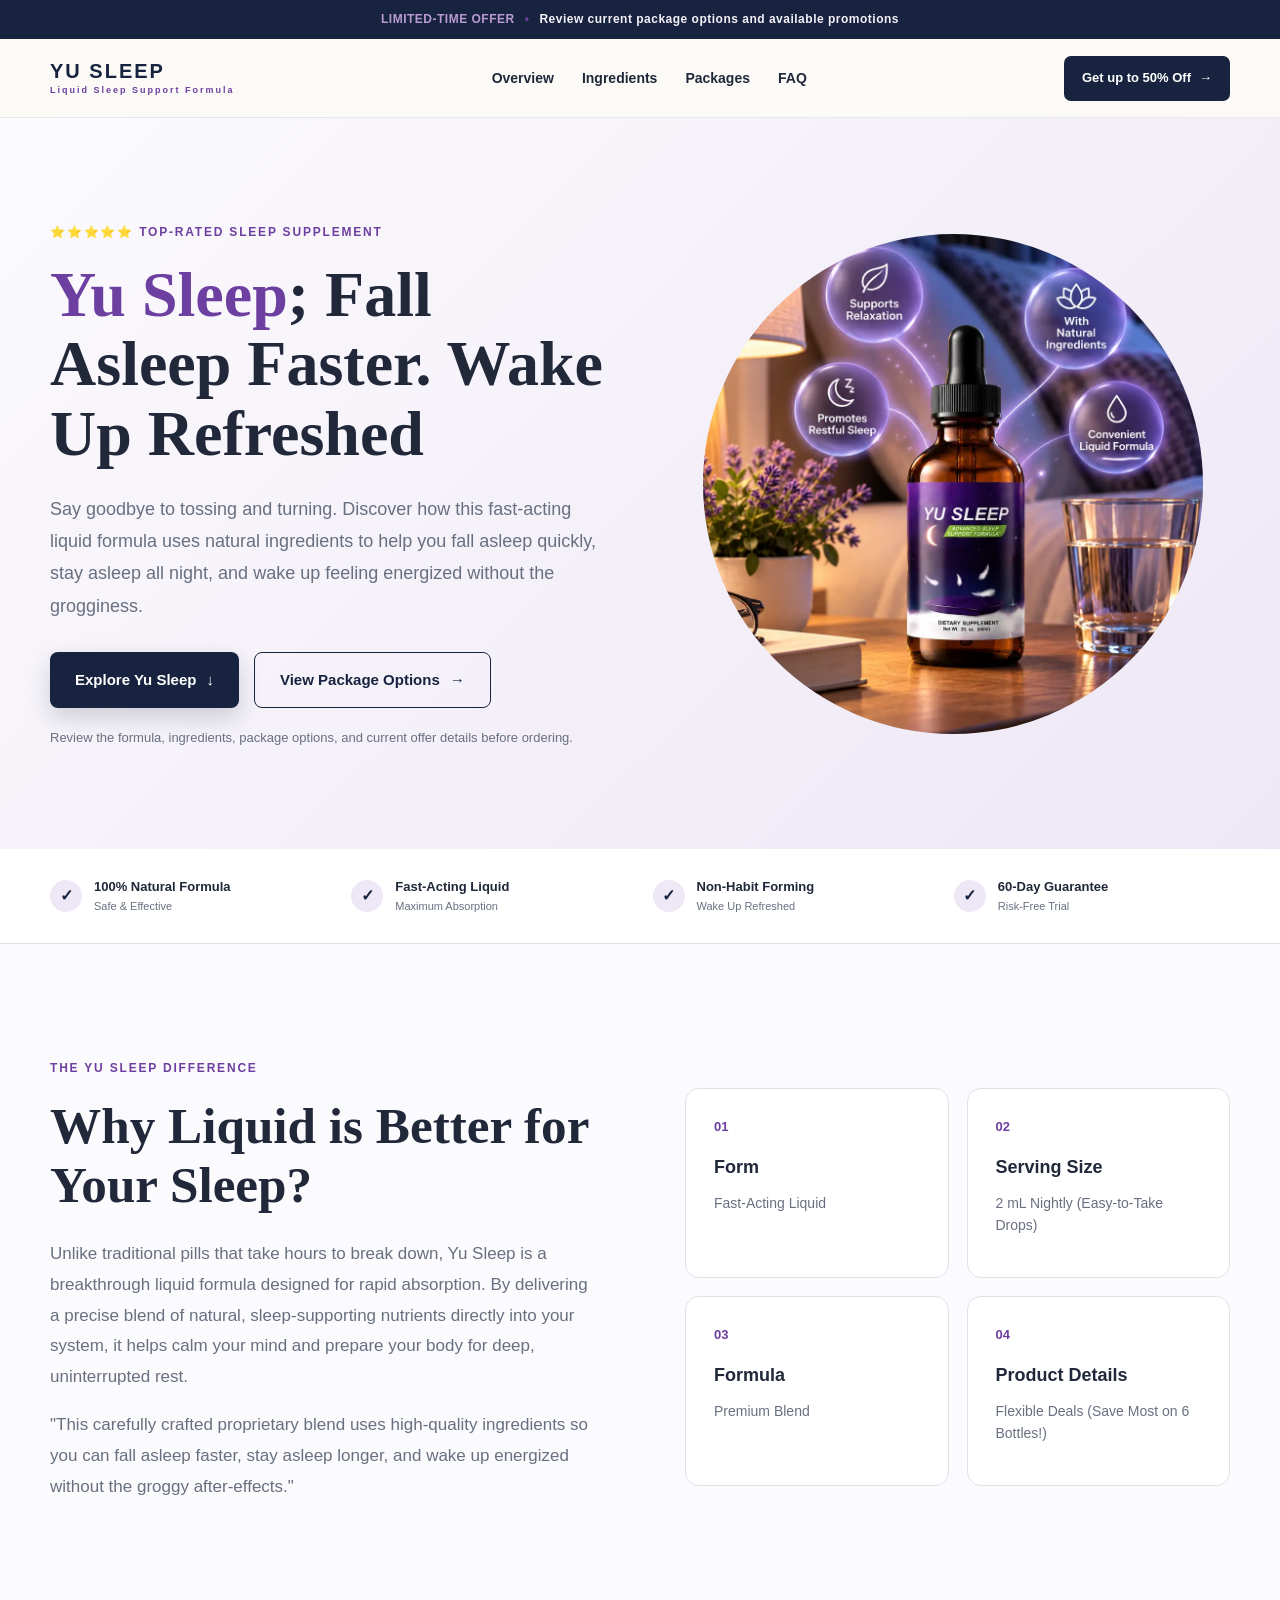
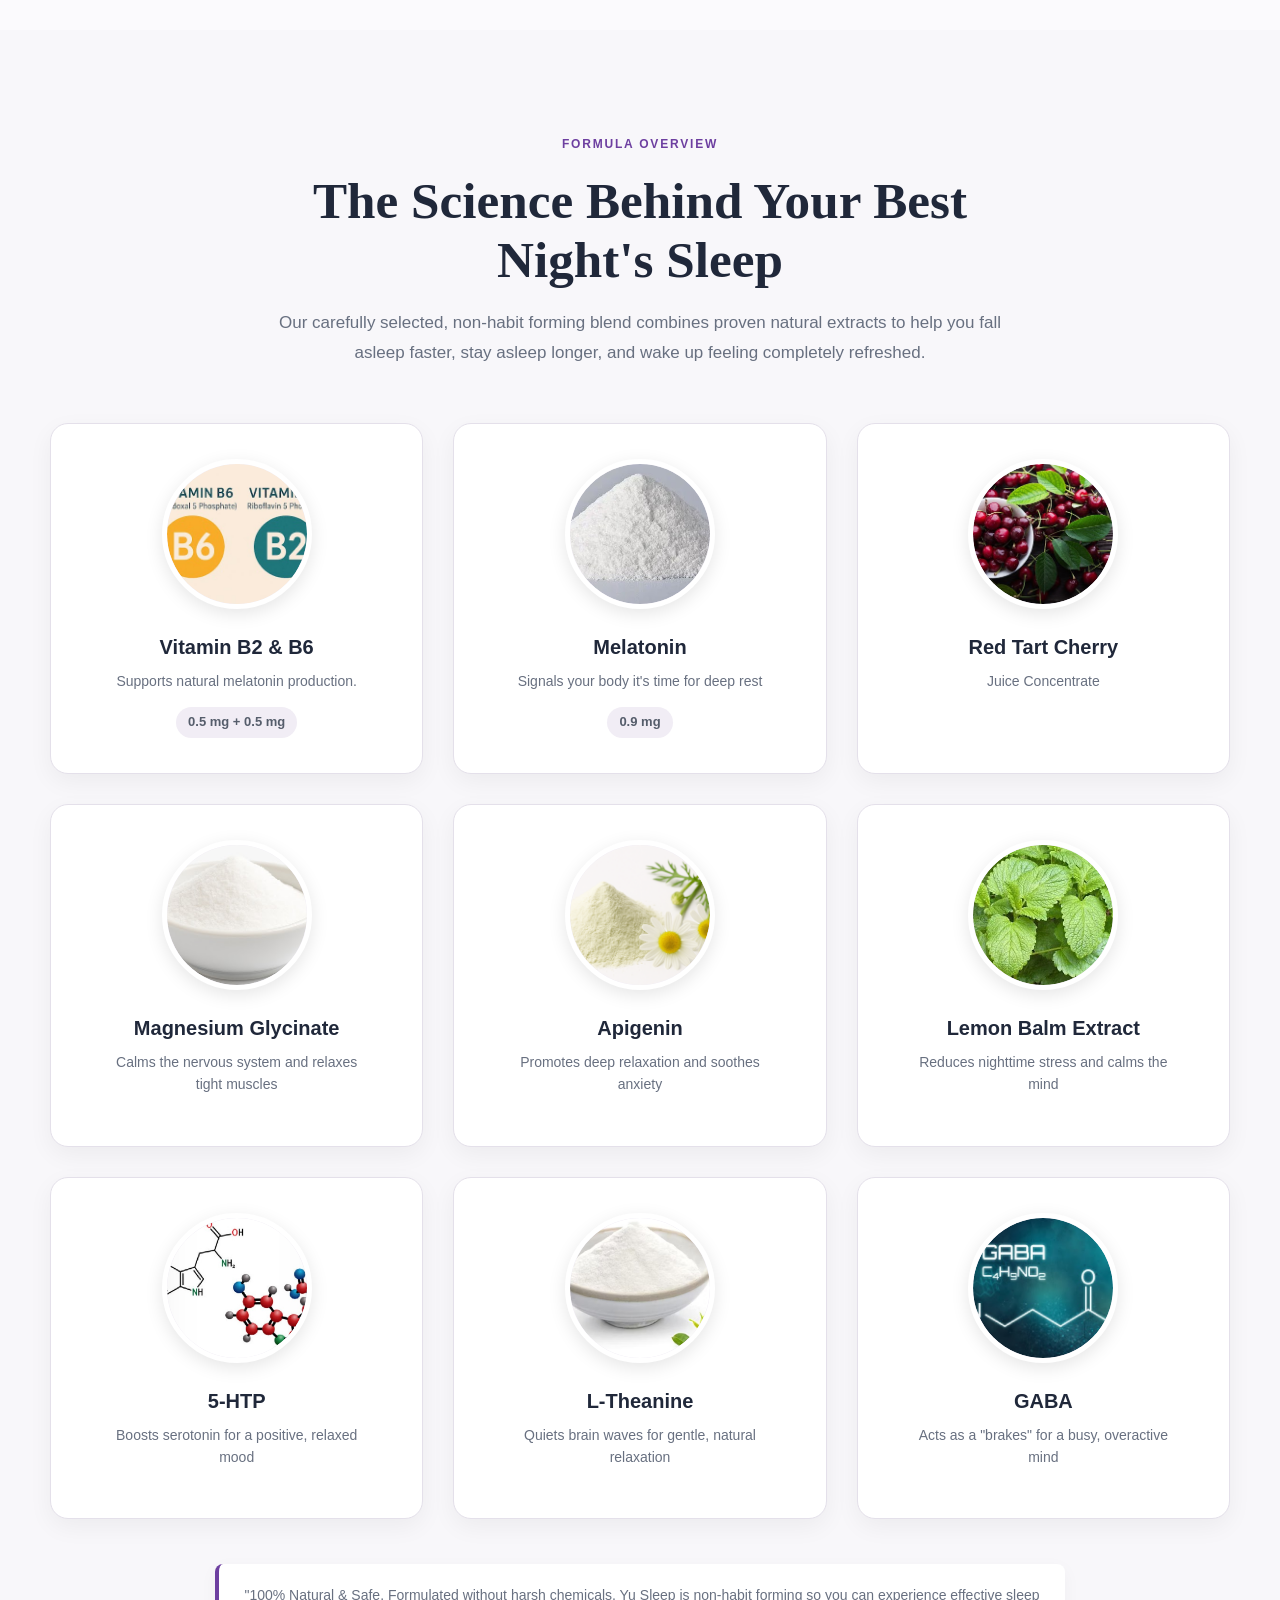
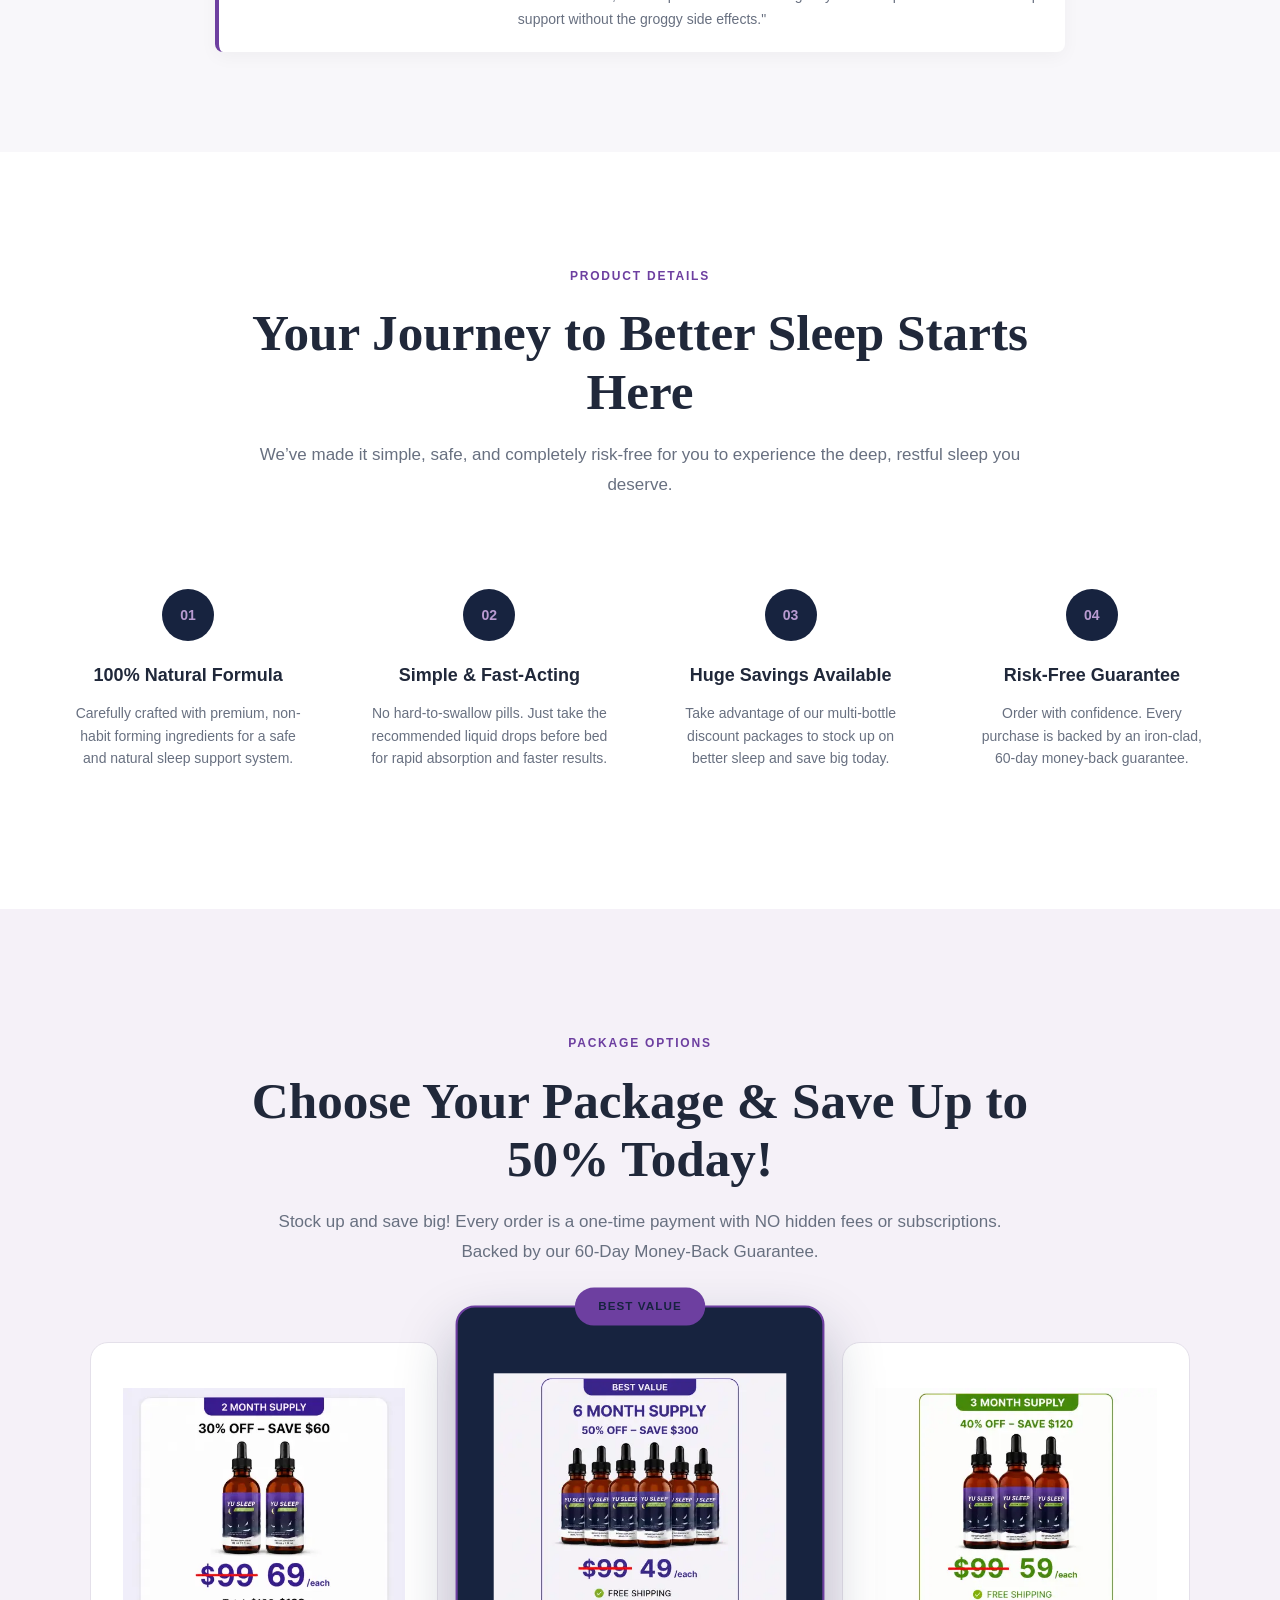
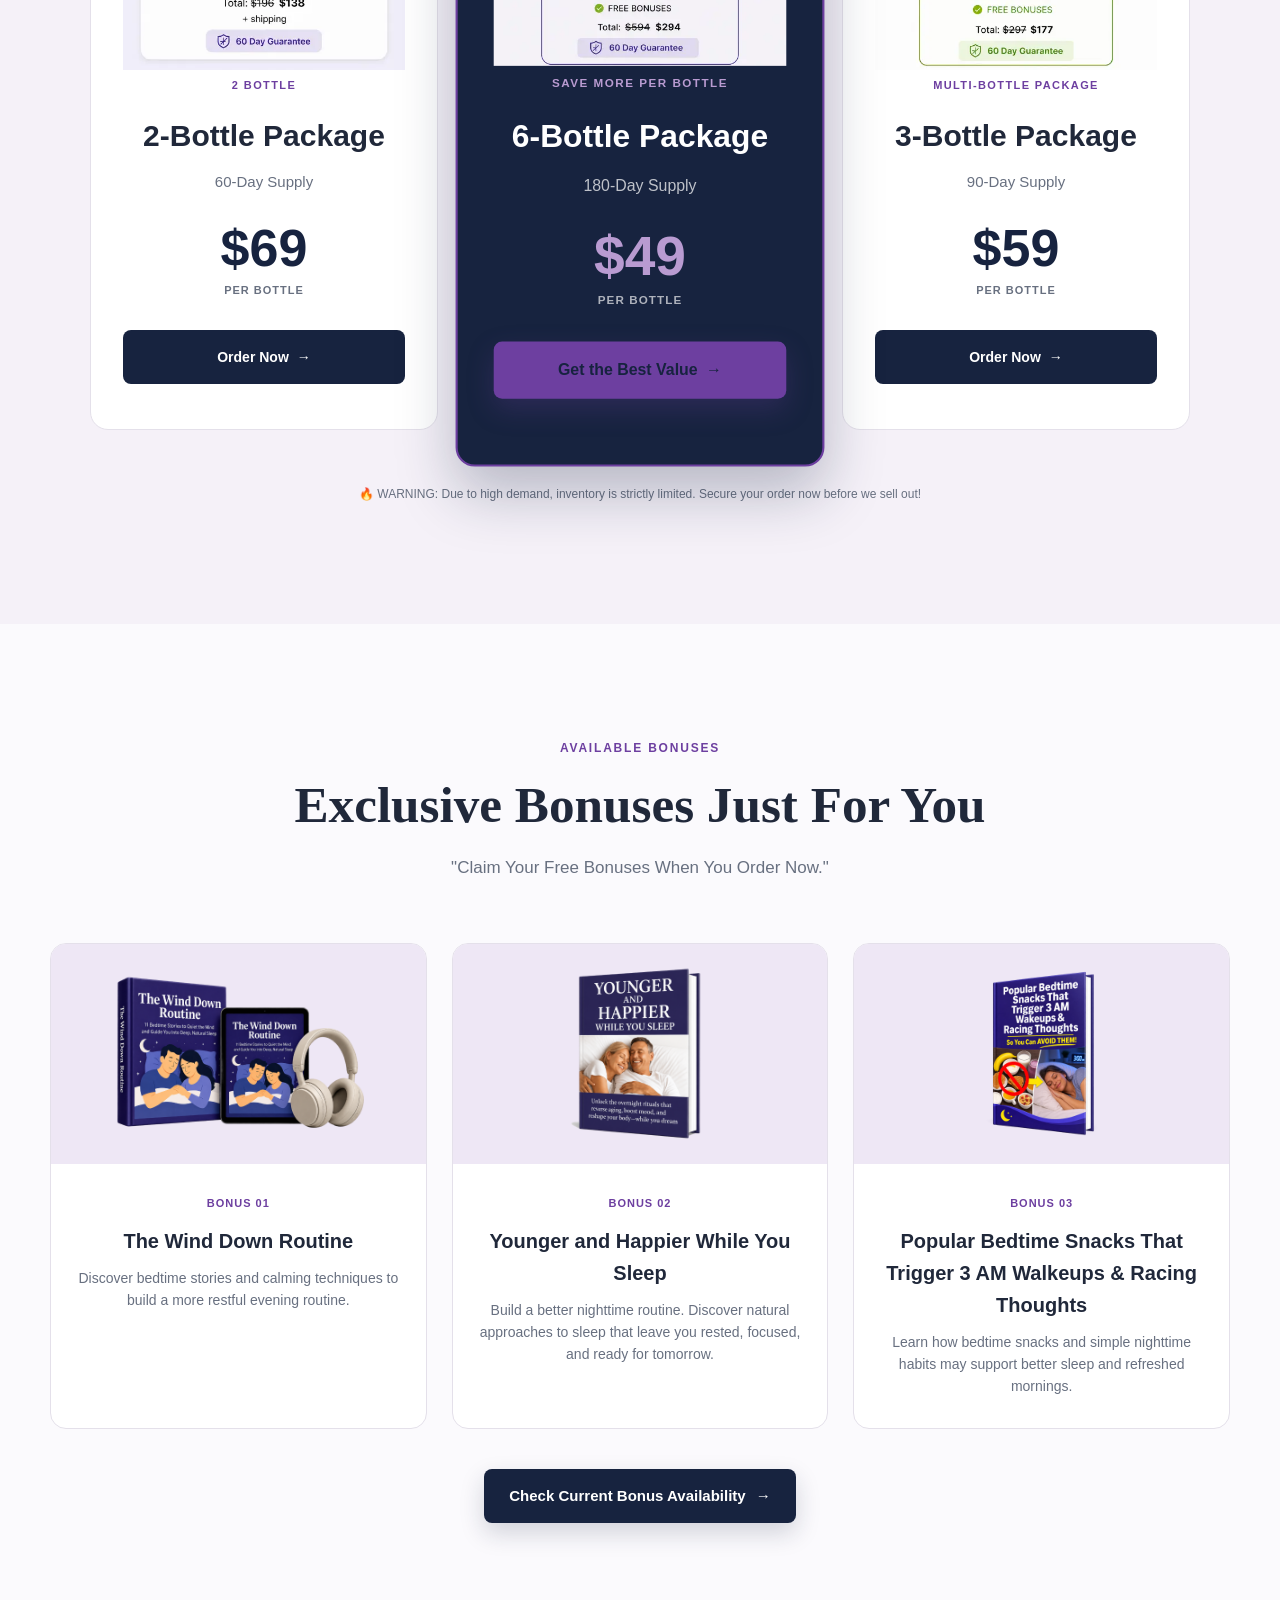
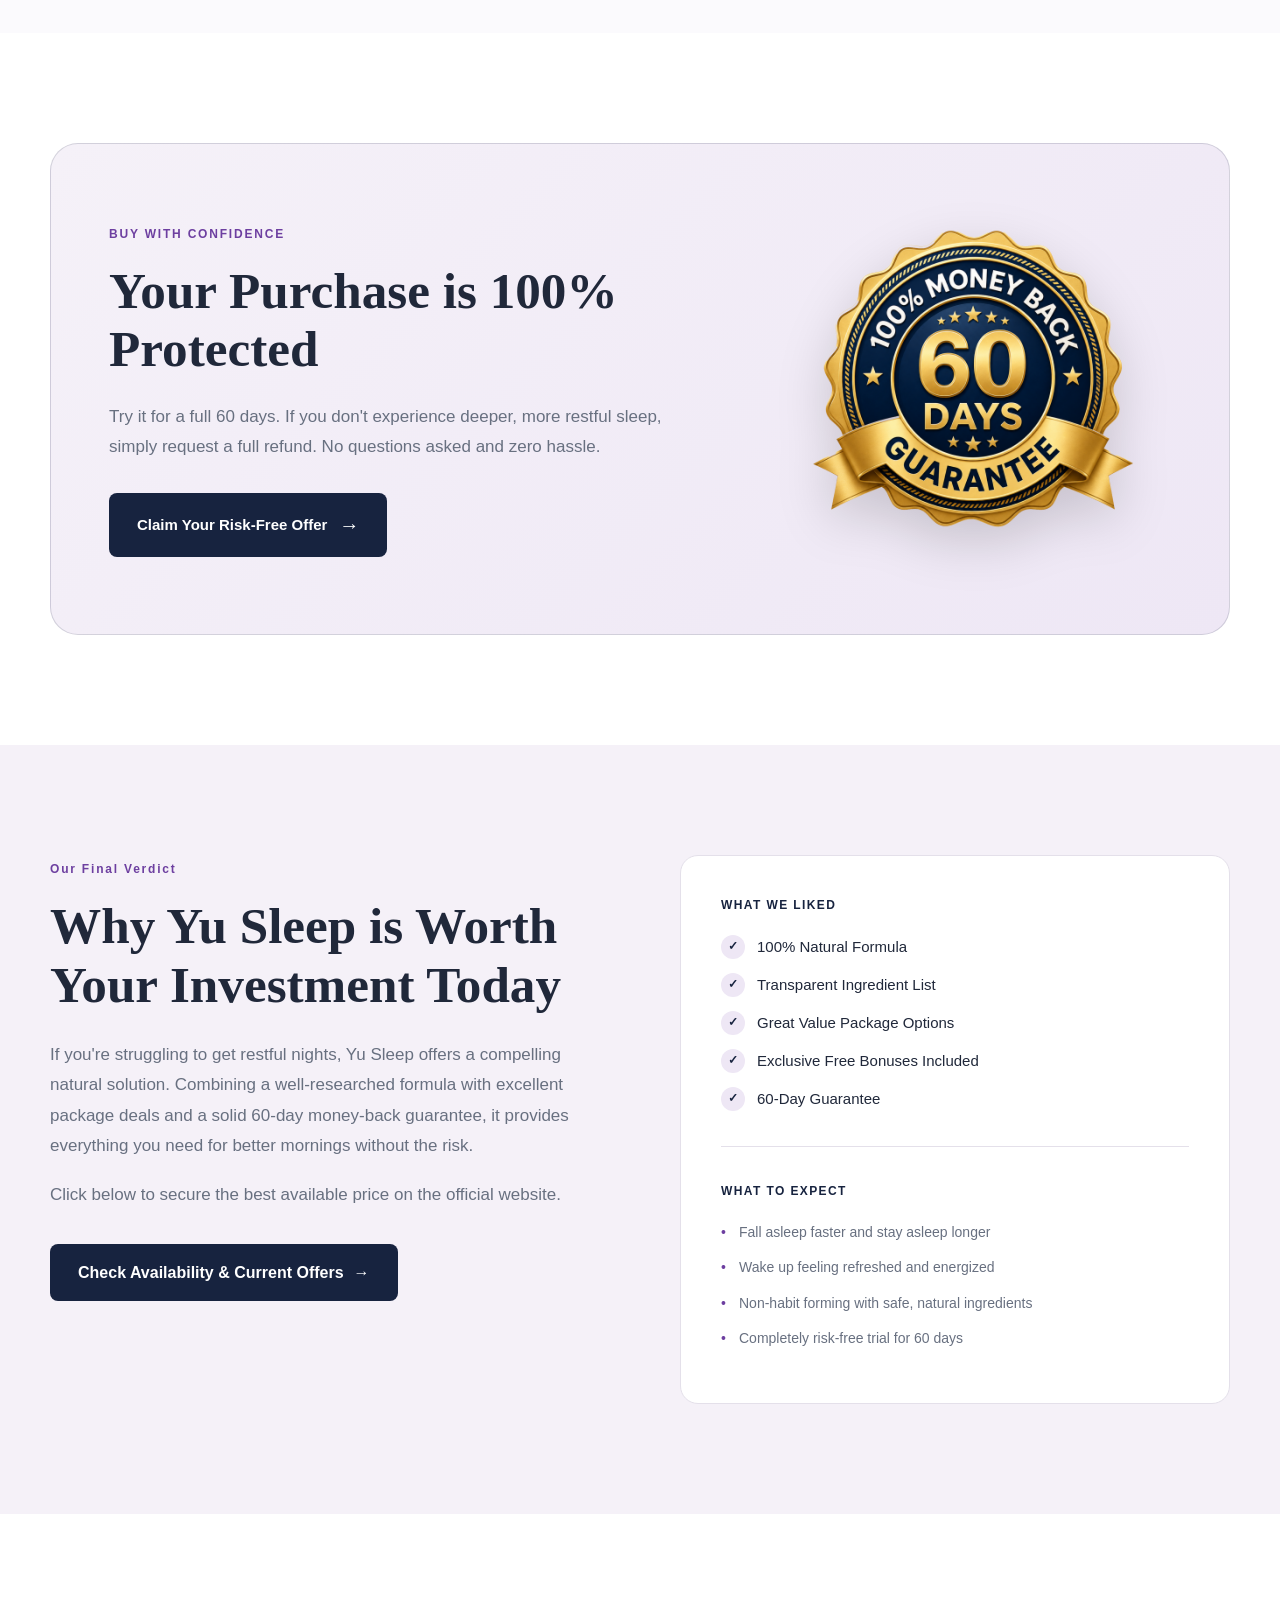
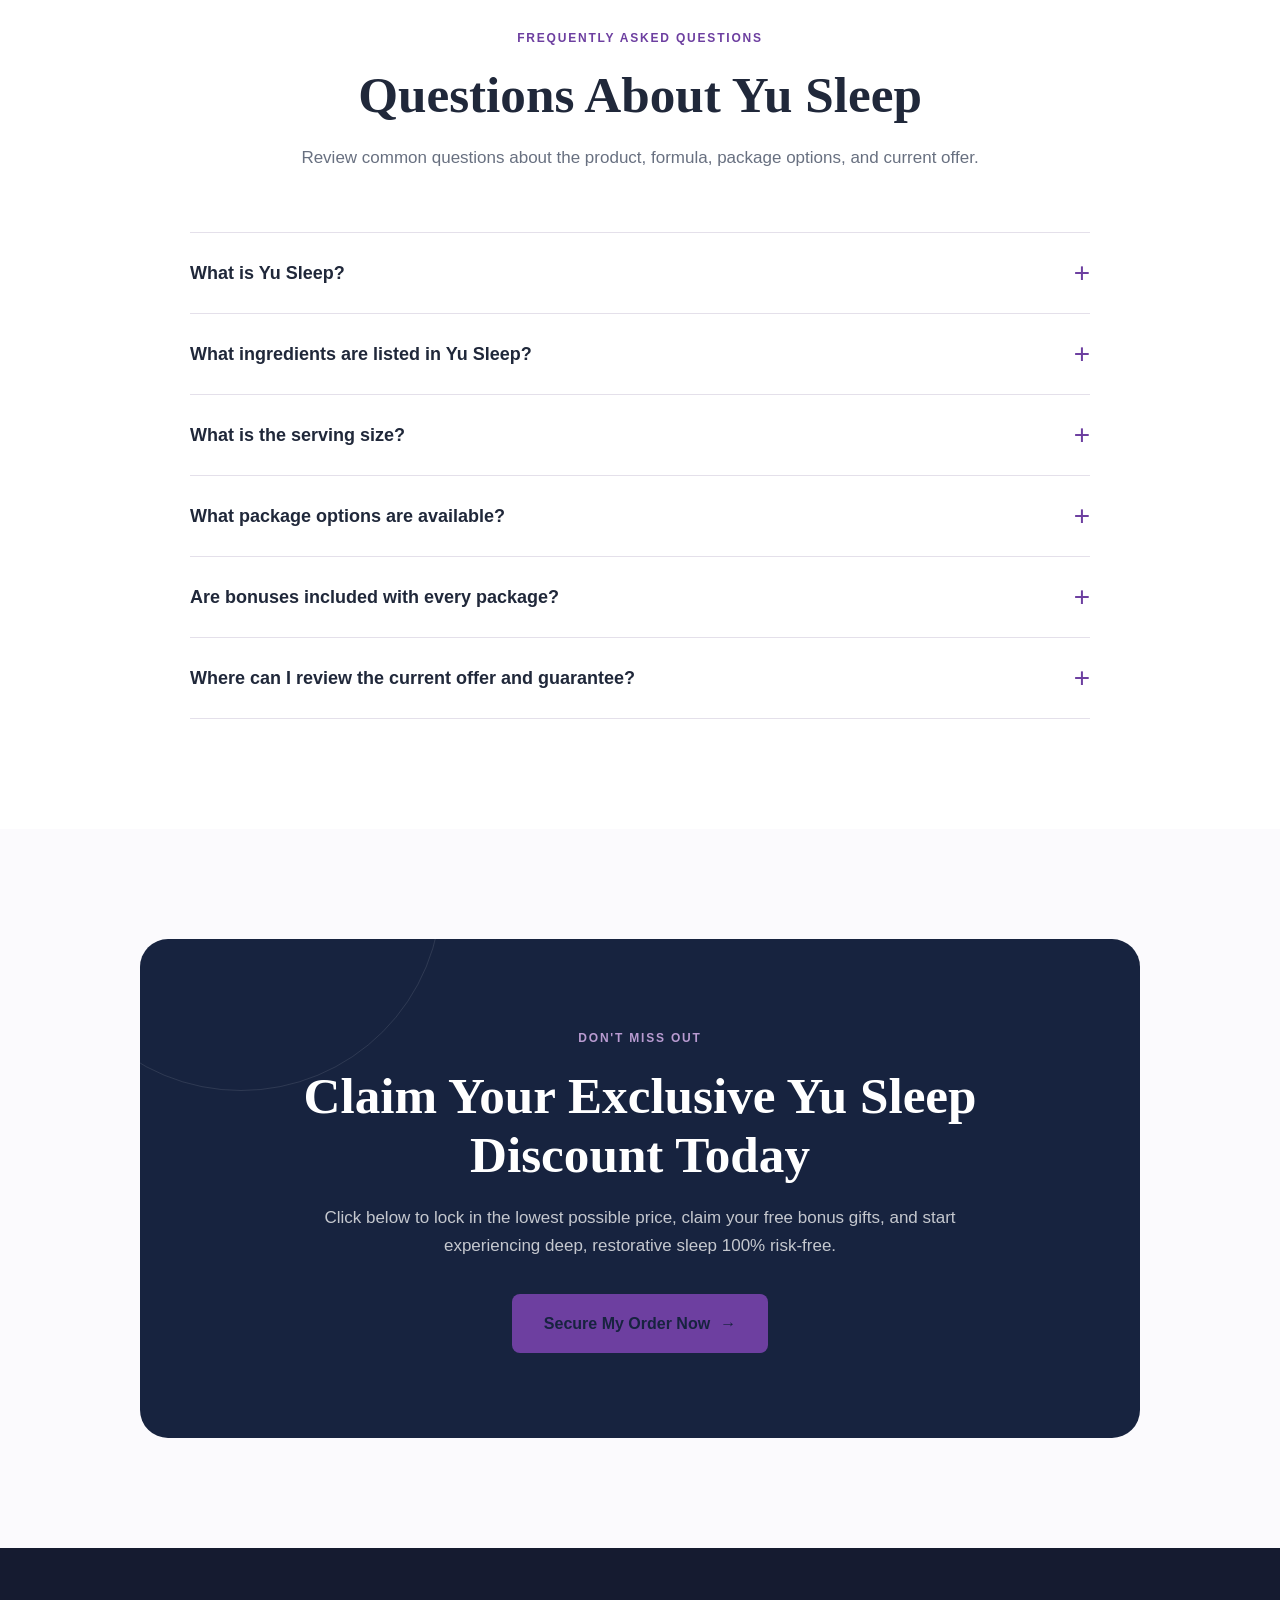
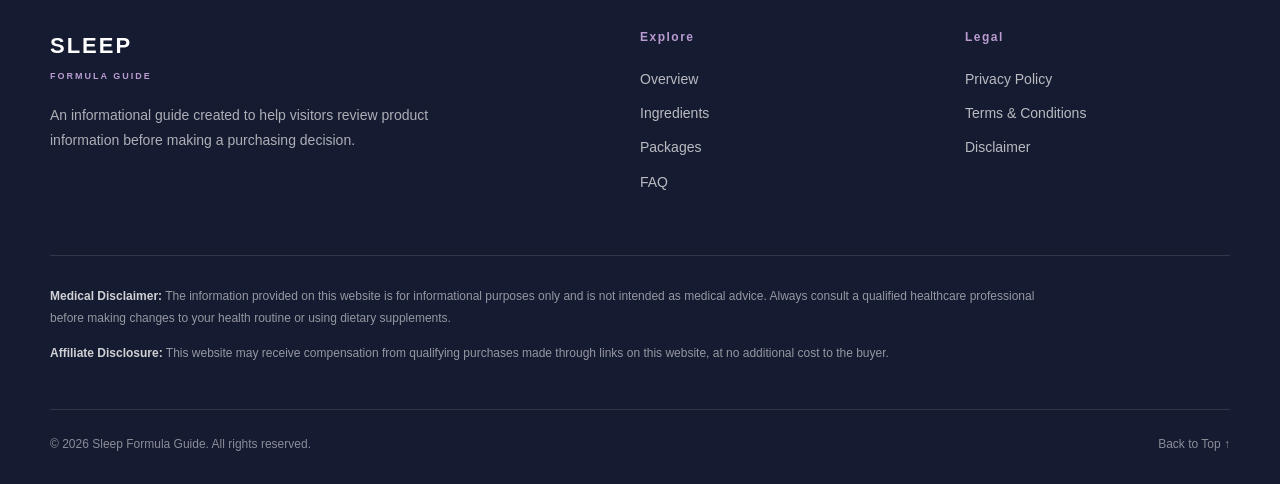
<file: index.html>
<!DOCTYPE html>
<html lang="en">

<head>
    <meta charset="UTF-8">

    <meta name="viewport" content="width=device-width, initial-scale=1.0">

    <title>Yu Sleep | Liquid Sleep Support Formula</title>

    <meta name="description"
        content="Discover Yu Sleep, a convenient liquid sleep support formula with carefully selected ingredients designed to complement your nighttime routine and support relaxation and restful sleep. Learn more today.">

    <!-- Favicon -->
    <link rel="icon" type="image/png" href="assets/images/favicon.png">

    <!-- CSS -->
    <link rel="stylesheet" href="style.css">

</head>


<body>


    <!-- =========================================
         PROMO BAR
    ========================================= -->

    <div class="promo-bar">

        <div class="container promo-bar-content">

            <span>
                LIMITED-TIME OFFER
            </span>

            <span class="promo-dot">
                •
            </span>

            <span>
                Review current package options and available promotions
            </span>

        </div>

    </div>



    <!-- =========================================
         HEADER
    ========================================= -->

    <header class="site-header">

        <div class="container header-container">


            <!-- LOGO -->

            <a href="#top" class="site-logo" aria-label="Sleep Formula Guide Home">

                <span class="logo-main">
                    YU SLEEP
                </span>

                <span class="logo-sub">
                    Liquid Sleep Support Formula
                </span>

            </a>



            <!-- DESKTOP NAV -->

            <nav class="desktop-nav">

                <a href="#overview">
                    Overview
                </a>

                <a href="#ingredients">
                    Ingredients
                </a>

                <a href="#packages">
                    Packages
                </a>

                <a href="#faq">
                    FAQ
                </a>

            </nav>



            <!-- HEADER CTA -->

            <a href="/order" class="header-cta">
                Get up to 50% Off
                <span>→</span>
            </a>



            <!-- MOBILE MENU BUTTON -->

            <button class="mobile-menu-btn" aria-label="Open navigation menu" aria-expanded="false">

                <span></span>
                <span></span>
                <span></span>

            </button>


        </div>



        <!-- MOBILE NAV -->

        <nav class="mobile-nav">

            <a href="#overview">
                Overview
            </a>

            <a href="#ingredients">
                Formula
            </a>

            <a href="#packages">
                Packages
            </a>

            <a href="#faq">
                FAQ
            </a>

            <a href="/order" class="mobile-nav-cta">
                View Current Offer →
            </a>

        </nav>

    </header>



    <!-- =========================================
         HERO
    ========================================= -->

    <main id="top">


        <section class="hero-section">

            <div class="container hero-grid">


                <!-- HERO CONTENT -->

                <div class="hero-content">

                    <span class="section-label">
                        ⭐️⭐️⭐️⭐️⭐️ TOP-RATED SLEEP SUPPLEMENT
                    </span>


                    <h1>
                        <span>Yu Sleep</span>;
                        Fall Asleep Faster. Wake Up Refreshed
                    </h1>


                    <p class="hero-description">

                        Say goodbye to tossing and turning. Discover how this fast-acting liquid formula uses natural
                        ingredients to help you fall asleep quickly, stay asleep all night, and wake up feeling
                        energized without the grogginess.

                    </p>


                    <div class="hero-buttons">

                        <a href="#overview" class="btn btn-primary">
                            Explore Yu Sleep
                            <span>↓</span>
                        </a>


                        <a href="#packages" class="btn btn-secondary">
                            View Package Options
                            <span>→</span>
                        </a>

                    </div>


                    <p class="hero-note">

                        Review the formula, ingredients, package options,
                        and current offer details before ordering.

                    </p>


                </div>



                <!-- HERO IMAGE -->


                <div class="hero-image-wrap">

                    <div class="hero-image-decoration decoration-one"></div>

                    <div class="hero-image-decoration decoration-two"></div>

                    <div class="hero-image-circle">
                        <img src="assets/images/yu-sleep-liquid-sleep-support-hero.webp"
                            alt="Yu Sleep liquid sleep support supplement" class="hero-product-image" loading="eager">
                    </div>

                </div>


            </div>

        </section>



        <!-- =========================================
             TRUST BAR
        ========================================= -->

        <section class="trust-bar">

            <div class="container trust-grid">


                <div class="trust-item">

                    <div class="trust-icon">
                        ✓
                    </div>

                    <div>

                        <strong>
                            100% Natural Formula
                        </strong>

                        <span>
                            Safe & Effective
                        </span>

                    </div>

                </div>


                <div class="trust-item">

                    <div class="trust-icon">
                        ✓
                    </div>

                    <div>

                        <strong>
                            Fast-Acting Liquid
                        </strong>

                        <span>
                            Maximum Absorption
                        </span>

                    </div>

                </div>


                <div class="trust-item">

                    <div class="trust-icon">
                        ✓
                    </div>

                    <div>

                        <strong>
                            Non-Habit Forming
                        </strong>

                        <span>
                            Wake Up Refreshed
                        </span>

                    </div>

                </div>


                <div class="trust-item">

                    <div class="trust-icon">
                        ✓
                    </div>

                    <div>

                        <strong>
                            60-Day Guarantee
                        </strong>

                        <span>
                            Risk-Free Trial
                        </span>

                    </div>

                </div>


            </div>

        </section>



        <!-- =========================================
             QUICK OVERVIEW
        ========================================= -->

        <section class="overview-section" id="overview">

            <div class="container overview-grid">


                <!-- OVERVIEW CONTENT -->

                <div class="overview-content">

                    <span class="section-label">
                        THE YU SLEEP DIFFERENCE
                    </span>


                    <h2>
                        Why Liquid is Better for Your Sleep?
                    </h2>


                    <p>

                        Unlike traditional pills that take hours to break down, Yu Sleep is a breakthrough liquid
                        formula designed for rapid absorption. By delivering a precise blend of natural,
                        sleep-supporting nutrients directly into your system, it helps calm your mind and prepare your
                        body for deep, uninterrupted rest.

                    </p>


                    <p>

                        "This carefully crafted proprietary blend uses high-quality ingredients so you can fall asleep
                        faster, stay asleep longer, and wake up energized without the groggy after-effects."

                    </p>


                </div>



                <!-- QUICK FACTS -->

                <div class="quick-facts">


                    <div class="fact-card">

                        <span class="fact-number">
                            01
                        </span>

                        <h3>
                            Form
                        </h3>

                        <p>
                            Fast-Acting Liquid
                        </p>

                    </div>



                    <div class="fact-card">

                        <span class="fact-number">
                            02
                        </span>

                        <h3>
                            Serving Size
                        </h3>

                        <p>
                            2 mL Nightly (Easy-to-Take Drops)
                        </p>

                    </div>



                    <div class="fact-card">

                        <span class="fact-number">
                            03
                        </span>

                        <h3>
                            Formula
                        </h3>

                        <p>
                            Premium Blend
                        </p>

                    </div>



                    <div class="fact-card">

                        <span class="fact-number">
                            04
                        </span>

                        <h3>
                            Product Details
                        </h3>

                        <p>
                            Flexible Deals (Save Most on 6 Bottles!)
                        </p>

                    </div>


                </div>


            </div>

        </section>



        <!-- =========================================
     INGREDIENTS OVERVIEW
========================================= -->

        <section class="ingredients-section" id="ingredients">

            <div class="container">

                <!-- SECTION HEADING -->
                <div class="section-heading">

                    <span class="section-label">
                        FORMULA OVERVIEW
                    </span>

                    <h2>
                        The Science Behind Your Best Night's Sleep
                    </h2>

                    <p>
                        Our carefully selected, non-habit forming blend combines proven natural extracts to help you
                        fall asleep faster, stay asleep longer, and wake up feeling completely refreshed.
                    </p>

                </div>


                <!-- INGREDIENT GRID -->
                <div class="ingredients-grid">


                    <!-- =========================
                 VITAMIN B2 + B6
            ========================== -->

                    <article class="ingredient-card">

                        <div class="ingredient-image">

                            <img src="assets/images/vitamin-b2-b6.jpg" alt="Vitamin B2 and Vitamin B6">

                        </div>

                        <h3>
                            Vitamin B2 &amp; B6
                        </h3>

                        <p>
                            Supports natural melatonin production.
                        </p>

                        <span>
                            0.5 mg + 0.5 mg
                        </span>

                    </article>


                    <!-- =========================
                 MELATONIN
            ========================== -->

                    <article class="ingredient-card">

                        <div class="ingredient-image">

                            <img src="assets/images/melatonin.jpg" alt="Melatonin">

                        </div>

                        <h3>
                            Melatonin
                        </h3>

                        <p>
                            Signals your body it's time for deep rest
                        </p>

                        <span>
                            0.9 mg
                        </span>

                    </article>


                    <!-- =========================
                 RED TART CHERRY
            ========================== -->

                    <article class="ingredient-card">

                        <div class="ingredient-image">

                            <img src="assets/images/red-tart-cherry.jpg" alt="Red Tart Cherry">

                        </div>

                        <h3>
                            Red Tart Cherry
                        </h3>

                        <p>
                            Juice Concentrate
                        </p>

                    </article>


                    <!-- =========================
                 MAGNESIUM GLYCINATE
            ========================== -->

                    <article class="ingredient-card">

                        <div class="ingredient-image">

                            <img src="assets/images/magnesium.jpg" alt="Magnesium Glycinate">

                        </div>

                        <h3>
                            Magnesium Glycinate
                        </h3>

                        <p>
                            Calms the nervous system and relaxes tight muscles
                        </p>

                    </article>


                    <!-- =========================
                 APIGENIN
            ========================== -->

                    <article class="ingredient-card">

                        <div class="ingredient-image">

                            <img src="assets/images/apigenin.jpg" alt="Apigenin">

                        </div>

                        <h3>
                            Apigenin
                        </h3>

                        <p>
                            Promotes deep relaxation and soothes anxiety
                        </p>

                    </article>


                    <!-- =========================
                 LEMON BALM EXTRACT
            ========================== -->

                    <article class="ingredient-card">

                        <div class="ingredient-image">

                            <img src="assets/images/lemon-balm.jpg" alt="Lemon Balm Extract">

                        </div>

                        <h3>
                            Lemon Balm Extract
                        </h3>

                        <p>
                            Reduces nighttime stress and calms the mind
                        </p>

                    </article>


                    <!-- =========================
                 5-HTP
            ========================== -->

                    <article class="ingredient-card">

                        <div class="ingredient-image">

                            <img src="assets/images/5-htp.jpg" alt="5-HTP">

                        </div>

                        <h3>
                            5-HTP
                        </h3>

                        <p>
                            Boosts serotonin for a positive, relaxed mood
                        </p>

                    </article>


                    <!-- =========================
                 L-THEANINE
            ========================== -->

                    <article class="ingredient-card">

                        <div class="ingredient-image">

                            <img src="assets/images/l-theanine.jpg" alt="L-Theanine">

                        </div>

                        <h3>
                            L-Theanine
                        </h3>

                        <p>
                            Quiets brain waves for gentle, natural relaxation
                        </p>

                    </article>


                    <!-- =========================
                 GABA
            ========================== -->

                    <article class="ingredient-card">

                        <div class="ingredient-image">

                            <img src="assets/images/gaba.jpg" alt="GABA">

                        </div>

                        <h3>
                            GABA
                        </h3>

                        <p>
                            Acts as a "brakes" for a busy, overactive mind
                        </p>

                    </article>


                </div>


                <!-- FORMULA NOTE -->

                <div class="formula-note">

                    <p>
                        "100% Natural & Safe. Formulated without harsh chemicals, Yu Sleep is non-habit forming so you
                        can experience effective sleep support without the groggy side effects."
                    </p>

                </div>

            </div>

        </section>



        <!-- =========================================
             PRODUCT DETAILS
        ========================================= -->

        <section class="details-section">

            <div class="container">


                <div class="section-heading">

                    <span class="section-label">
                        PRODUCT DETAILS
                    </span>


                    <h2>
                        Your Journey to Better Sleep Starts Here
                    </h2>


                    <p>

                        We’ve made it simple, safe, and completely risk-free for you to experience the deep, restful
                        sleep you deserve.

                    </p>

                </div>



                <div class="details-grid">


                    <article class="detail-step">

                        <span>
                            01
                        </span>

                        <h3>
                            100% Natural Formula
                        </h3>

                        <p>
                            Carefully crafted with premium, non-habit forming ingredients for a safe and natural sleep
                            support system.
                        </p>

                    </article>



                    <article class="detail-step">

                        <span>
                            02
                        </span>

                        <h3>
                            Simple & Fast-Acting
                        </h3>

                        <p>
                            No hard-to-swallow pills. Just take the recommended liquid drops before bed for rapid
                            absorption and faster results.
                        </p>

                    </article>



                    <article class="detail-step">

                        <span>
                            03
                        </span>

                        <h3>
                            Huge Savings Available
                        </h3>

                        <p>
                            Take advantage of our multi-bottle discount packages to stock up on better sleep and save
                            big today.
                        </p>

                    </article>



                    <article class="detail-step">

                        <span>
                            04
                        </span>

                        <h3>
                            Risk-Free Guarantee
                        </h3>

                        <p>
                            Order with confidence. Every purchase is backed by an iron-clad, 60-day money-back
                            guarantee.
                        </p>

                    </article>


                </div>


            </div>

        </section>



        <!-- =========================================
             PACKAGE OPTIONS
        ========================================= -->

        <section class="packages-section" id="packages">

            <div class="container">


                <div class="section-heading">

                    <span class="section-label">
                        PACKAGE OPTIONS
                    </span>


                    <h2>
                        Choose Your Package & Save Up to 50% Today!
                    </h2>


                    <p>

                        Stock up and save big! Every order is a one-time payment with NO hidden fees or subscriptions.
                        Backed by our 60-Day Money-Back Guarantee.

                    </p>

                </div>



                <div class="package-grid">


                    <!-- =========================
                         2 BOTTLE
                    ========================== -->

                    <article class="package-card">

                        <div class="package-image">
                            <img src="assets/images/package-2-bottles.webp" alt="Yu Sleep 2 Bottles Package">
                        </div>

                        <span class="package-label">
                            2 BOTTLE
                        </span>


                        <h3>
                            2-Bottle Package
                        </h3>


                        <p class="package-supply">
                            60-Day Supply
                        </p>


                        <div class="package-price">

                            <span class="price">
                                $69
                            </span>

                            <span class="price-label">
                                Per Bottle
                            </span>

                        </div>


                        <a href="/order" class="package-btn">
                            Order Now
                            <span>→</span>
                        </a>


                    </article>



                    <!-- =========================
                         6 BOTTLES BEST VALUE
                    ========================== -->

                    <article class="package-card best-value">

                        <div class="package-image">
                            <img src="assets/images/package-6-bottles.webp" alt="Yu Sleep 6 Bottles Best Value Package">
                        </div>

                        <div class="best-value-badge">
                            BEST VALUE
                        </div>

                        <span class="package-label">
                            SAVE MORE PER BOTTLE
                        </span>


                        <h3>
                            6-Bottle Package
                        </h3>


                        <p class="package-supply">
                            180-Day Supply
                        </p>


                        <div class="package-price">

                            <span class="price">
                                $49
                            </span>

                            <span class="price-label">
                                Per Bottle
                            </span>

                        </div>


                        <a href="/order" class="package-btn best-value-btn">
                            Get the Best Value
                            <span>→</span>
                        </a>


                    </article>



                    <!-- =========================
                         3 BOTTLES
                    ========================== -->

                    <article class="package-card">

                        <div class="package-image">
                            <img src="assets/images/package-3-bottles.webp" alt="Yu Sleep 3 Bottles Package">
                        </div>

                        <span class="package-label">
                            MULTI-BOTTLE PACKAGE
                        </span>


                        <h3>
                            3-Bottle Package
                        </h3>


                        <p class="package-supply">
                            90-Day Supply
                        </p>


                        <div class="package-price">

                            <span class="price">
                                $59
                            </span>

                            <span class="price-label">
                                Per Bottle
                            </span>

                        </div>


                        <a href="/order" class="package-btn">
                            Order Now
                            <span>→</span>
                        </a>


                    </article>


                </div>



                <p class="package-note">

                    🔥 WARNING: Due to high demand, inventory is strictly limited. Secure your order now before we sell
                    out!

                </p>


            </div>

        </section>



        <!-- =========================================
             BONUS SECTION
        ========================================= -->

        <section class="bonus-section">

            <div class="container">


                <div class="section-heading">

                    <span class="section-label">
                        AVAILABLE BONUSES
                    </span>


                    <h2>
                        Exclusive Bonuses Just For You
                    </h2>


                    <p>

                        "Claim Your Free Bonuses When You Order Now."

                    </p>

                </div>



                <div class="bonus-grid">


                    <article class="bonus-card">

                        <div class="bonus-image">

                            <img src="assets/images/bonus-1.png" alt="Yu Sleep bonus resource">

                        </div>

                        <span>
                            BONUS 01
                        </span>

                        <h3>
                            The Wind Down Routine
                        </h3>

                        <p>
                            Discover bedtime stories and calming techniques to build a more restful evening routine.
                        </p>

                    </article>



                    <article class="bonus-card">

                        <div class="bonus-image">

                            <img src="assets/images/bonus-2.png" alt="Yu Sleep bonus resource">

                        </div>

                        <span>
                            BONUS 02
                        </span>

                        <h3>
                            Younger and Happier While You Sleep
                        </h3>

                        <p>
                            Build a better nighttime routine. Discover natural approaches to sleep that leave you
                            rested, focused, and ready for tomorrow.
                        </p>

                    </article>



                    <article class="bonus-card">

                        <div class="bonus-image">

                            <img src="assets/images/bonus-3.png" alt="Yu Sleep bonus resource">

                        </div>

                        <span>
                            BONUS 03
                        </span>

                        <h3>
                            Popular Bedtime Snacks That Trigger 3 AM Walkeups & Racing Thoughts
                        </h3>

                        <p>
                            Learn how bedtime snacks and simple nighttime habits may support better sleep and refreshed
                            mornings.
                        </p>

                    </article>


                </div>



                <div class="bonus-cta-wrap">

                    <a href="/order" class="btn btn-primary">
                        Check Current Bonus Availability
                        <span>→</span>
                    </a>

                </div>


            </div>

        </section>



        <!-- =========================================
             GUARANTEE SECTION
        ========================================= -->

        <section class="guarantee-section" id="guarantee">

            <div class="container">


                <div class="guarantee-card">


                    <!-- GUARANTEE CONTENT -->

                    <div class="guarantee-content">

                        <span class="section-label">
                            BUY WITH CONFIDENCE
                        </span>


                        <h2>
                            Your Purchase is 100% Protected
                        </h2>


                        <p>

                            Try it for a full 60 days. If you don't experience deeper, more restful sleep, simply
                            request a full refund. No questions asked and zero hassle.

                        </p>


                        <a href="/order" class="guarantee-btn">

                            Claim Your Risk-Free Offer

                            <span>
                                →
                            </span>

                        </a>


                    </div>



                    <!-- GUARANTEE IMAGE -->

                    <div class="guarantee-image">

                        <img src="assets/images/60-day-money-back-guarantee.png" alt="60-Day Money-Back Guarantee">

                    </div>


                </div>


            </div>

        </section>



        <!-- =========================================
             FINAL VERDICT
        ========================================= -->

        <section class="final-verdict-section" id="verdict">

            <div class="container">


                <div class="final-verdict-grid">


                    <!-- VERDICT CONTENT -->

                    <div class="verdict-content">

                        <span class="section-label">
                            Our Final Verdict
                        </span>


                        <h2>
                            Why Yu Sleep is Worth Your Investment Today
                        </h2>


                        <p>

                            If you're struggling to get restful nights, Yu Sleep offers a compelling natural solution.
                            Combining a well-researched formula with excellent package deals and a solid 60-day
                            money-back guarantee, it provides everything you need for better mornings without the risk.

                        </p>


                        <p>

                            Click below to secure the best available price on the official website.

                        </p>


                        <a href="/order" class="verdict-btn">

                            Check Availability & Current Offers

                            <span>
                                →
                            </span>

                        </a>


                    </div>



                    <!-- VERDICT CHECKLIST -->

                    <div class="verdict-checklist-wrap">


                        <div class="checklist-group">

                            <h3>
                                WHAT WE LIKED
                            </h3>


                            <div class="verdict-item">
                                <span>✓</span>
                                100% Natural Formula
                            </div>

                            <div class="verdict-item">
                                <span>✓</span>
                                Transparent Ingredient List
                            </div>

                            <div class="verdict-item">
                                <span>✓</span>
                                Great Value Package Options
                            </div>

                            <div class="verdict-item">
                                <span>✓</span>
                                Exclusive Free Bonuses Included
                            </div>

                            <div class="verdict-item">
                                <span>✓</span>
                                60-Day Guarantee
                            </div>


                        </div>



                        <div class="checklist-group consider-group">

                            <h3>
                                WHAT TO EXPECT
                            </h3>


                            <div class="consider-item">
                                Fall asleep faster and stay asleep longer
                            </div>

                            <div class="consider-item">
                                Wake up feeling refreshed and energized
                            </div>

                            <div class="consider-item">
                                Non-habit forming with safe, natural ingredients
                            </div>

                            <div class="consider-item">
                                Completely risk-free trial for 60 days
                            </div>


                        </div>


                    </div>


                </div>


            </div>

        </section>



        <!-- =========================================
             FAQ
        ========================================= -->

        <section class="faq-section" id="faq">

            <div class="container faq-container">


                <div class="section-heading">

                    <span class="section-label">
                        FREQUENTLY ASKED QUESTIONS
                    </span>


                    <h2>
                        Questions About Yu Sleep
                    </h2>


                    <p>
                        Review common questions about the product,
                        formula, package options, and current offer.
                    </p>

                </div>



                <div class="faq-list">


                    <!-- FAQ 01 -->

                    <div class="faq-item">

                        <button class="faq-question">

                            <span>
                                What is Yu Sleep?
                            </span>

                            <span class="faq-icon">
                                +
                            </span>

                        </button>


                        <div class="faq-answer">

                            <p>

                                Yu Sleep is a liquid dietary supplement
                                designed to be used as part of a nighttime
                                routine. Review the current product
                                information for complete details.

                            </p>

                        </div>

                    </div>



                    <!-- FAQ 02 -->

                    <div class="faq-item">

                        <button class="faq-question">

                            <span>
                                What ingredients are listed in Yu Sleep?
                            </span>

                            <span class="faq-icon">
                                +
                            </span>

                        </button>


                        <div class="faq-answer">

                            <p>

                                Product information lists Vitamin B2,
                                Vitamin B6, Melatonin, and additional
                                ingredients included as part of the
                                formula. Review the complete supplement
                                facts information for current details.

                            </p>

                        </div>

                    </div>



                    <!-- FAQ 03 -->

                    <div class="faq-item">

                        <button class="faq-question">

                            <span>
                                What is the serving size?
                            </span>

                            <span class="faq-icon">
                                +
                            </span>

                        </button>


                        <div class="faq-answer">

                            <p>

                                The supplement facts information lists
                                a serving size of 2 mL, described as
                                two full droppers. Review the current
                                product directions for complete usage
                                information.

                            </p>

                        </div>

                    </div>



                    <!-- FAQ 04 -->

                    <div class="faq-item">

                        <button class="faq-question">

                            <span>
                                What package options are available?
                            </span>

                            <span class="faq-icon">
                                +
                            </span>

                        </button>


                        <div class="faq-answer">

                            <p>

                                Package availability may change.
                                Review the current offer page for
                                the latest available package options,
                                pricing, and promotions.

                            </p>

                        </div>

                    </div>



                    <!-- FAQ 05 -->

                    <div class="faq-item">

                        <button class="faq-question">

                            <span>
                                Are bonuses included with every package?
                            </span>

                            <span class="faq-icon">
                                +
                            </span>

                        </button>


                        <div class="faq-answer">

                            <p>

                                Bonus availability may vary depending
                                on the current offer and package option.
                                Review the current order page for
                                available bonus details.

                            </p>

                        </div>

                    </div>



                    <!-- FAQ 06 -->

                    <div class="faq-item">

                        <button class="faq-question">

                            <span>
                                Where can I review the current offer and guarantee?
                            </span>

                            <span class="faq-icon">
                                +
                            </span>

                        </button>


                        <div class="faq-answer">

                            <p>

                                The latest product information,
                                package options, pricing, bonuses,
                                availability, and guarantee details
                                should be reviewed on the current
                                order page before purchasing.

                            </p>

                        </div>

                    </div>


                </div>


            </div>

        </section>



        <!-- =========================================
             FINAL CTA
        ========================================= -->

        <section class="final-cta-section">

            <div class="container">


                <div class="final-cta-card">


                    <span class="section-label">
                        DON'T MISS OUT
                    </span>


                    <h2>
                        Claim Your Exclusive Yu Sleep Discount Today
                    </h2>


                    <p>

                        Click below to lock in the lowest possible price, claim your free bonus gifts, and start
                        experiencing deep, restorative sleep 100% risk-free.

                    </p>


                    <a href="/order" class="final-cta-btn">

                        Secure My Order Now

                        <span>
                            →
                        </span>

                    </a>


                </div>


            </div>

        </section>


    </main>



    <!-- =========================================
         FOOTER
    ========================================= -->

    <footer class="site-footer">

        <div class="container">


            <div class="footer-grid">


                <!-- BRAND -->

                <div class="footer-brand">

                    <div class="footer-logo">

                        <span>
                            SLEEP
                        </span>

                        <small>
                            FORMULA GUIDE
                        </small>

                    </div>


                    <p>

                        An informational guide created to help visitors
                        review product information before making a
                        purchasing decision.

                    </p>

                </div>



                <!-- NAVIGATION -->

                <div class="footer-column">

                    <h3>
                        Explore
                    </h3>


                    <a href="#overview">
                        Overview
                    </a>

                    <a href="#ingredients">
                        Ingredients
                    </a>

                    <a href="#packages">
                        Packages
                    </a>

                    <a href="#faq">
                        FAQ
                    </a>

                </div>



                <!-- LEGAL -->

                <div class="footer-column">

                    <h3>
                        Legal
                    </h3>


                    <a href="privacy-policy.html">
                        Privacy Policy
                    </a>

                    <a href="terms.html">
                        Terms &amp; Conditions
                    </a>

                    <a href="disclaimer.html">
                        Disclaimer
                    </a>

                </div>


            </div>



            <!-- FOOTER DISCLAIMER -->

            <div class="footer-disclaimer">

                <p>

                    <strong>Medical Disclaimer:</strong>

                    The information provided on this website is for
                    informational purposes only and is not intended
                    as medical advice. Always consult a qualified
                    healthcare professional before making changes
                    to your health routine or using dietary supplements.

                </p>


                <p>

                    <strong>Affiliate Disclosure:</strong>

                    This website may receive compensation from
                    qualifying purchases made through links on
                    this website, at no additional cost to the buyer.

                </p>

            </div>



            <!-- FOOTER BOTTOM -->

            <div class="footer-bottom">

                <p>
                    © 2026 Sleep Formula Guide. All rights reserved.
                </p>


                <a href="#top">
                    Back to Top ↑
                </a>

            </div>


        </div>

    </footer>



    <!-- =========================================
         JAVASCRIPT
    ========================================= -->

    <script>


        /* =========================================
           MOBILE MENU
        ========================================= */

        const mobileMenuButton =
            document.querySelector(".mobile-menu-btn");


        const mobileNav =
            document.querySelector(".mobile-nav");


        mobileMenuButton.addEventListener(
            "click",
            function () {

                mobileNav.classList.toggle("active");

                mobileMenuButton.classList.toggle("active");


                const isExpanded =
                    mobileMenuButton.getAttribute(
                        "aria-expanded"
                    ) === "true";


                mobileMenuButton.setAttribute(
                    "aria-expanded",
                    !isExpanded
                );

            }
        );


        /* CLOSE MOBILE MENU */

        const mobileNavLinks =
            document.querySelectorAll(
                ".mobile-nav a"
            );


        mobileNavLinks.forEach(
            function (link) {

                link.addEventListener(
                    "click",
                    function () {

                        mobileNav.classList.remove(
                            "active"
                        );

                        mobileMenuButton.classList.remove(
                            "active"
                        );

                        mobileMenuButton.setAttribute(
                            "aria-expanded",
                            "false"
                        );

                    }
                );

            }
        );



        /* =========================================
           FAQ ACCORDION
        ========================================= */

        const faqQuestions =
            document.querySelectorAll(
                ".faq-question"
            );


        faqQuestions.forEach(
            function (question) {

                question.addEventListener(
                    "click",
                    function () {

                        const faqItem =
                            this.parentElement;


                        const isActive =
                            faqItem.classList.contains(
                                "active"
                            );


                        document
                            .querySelectorAll(
                                ".faq-item"
                            )
                            .forEach(
                                function (item) {

                                    item.classList.remove(
                                        "active"
                                    );

                                }
                            );


                        if (!isActive) {

                            faqItem.classList.add(
                                "active"
                            );

                        }

                    }
                );

            }
        );


    </script>


</body>

</html>
</file>
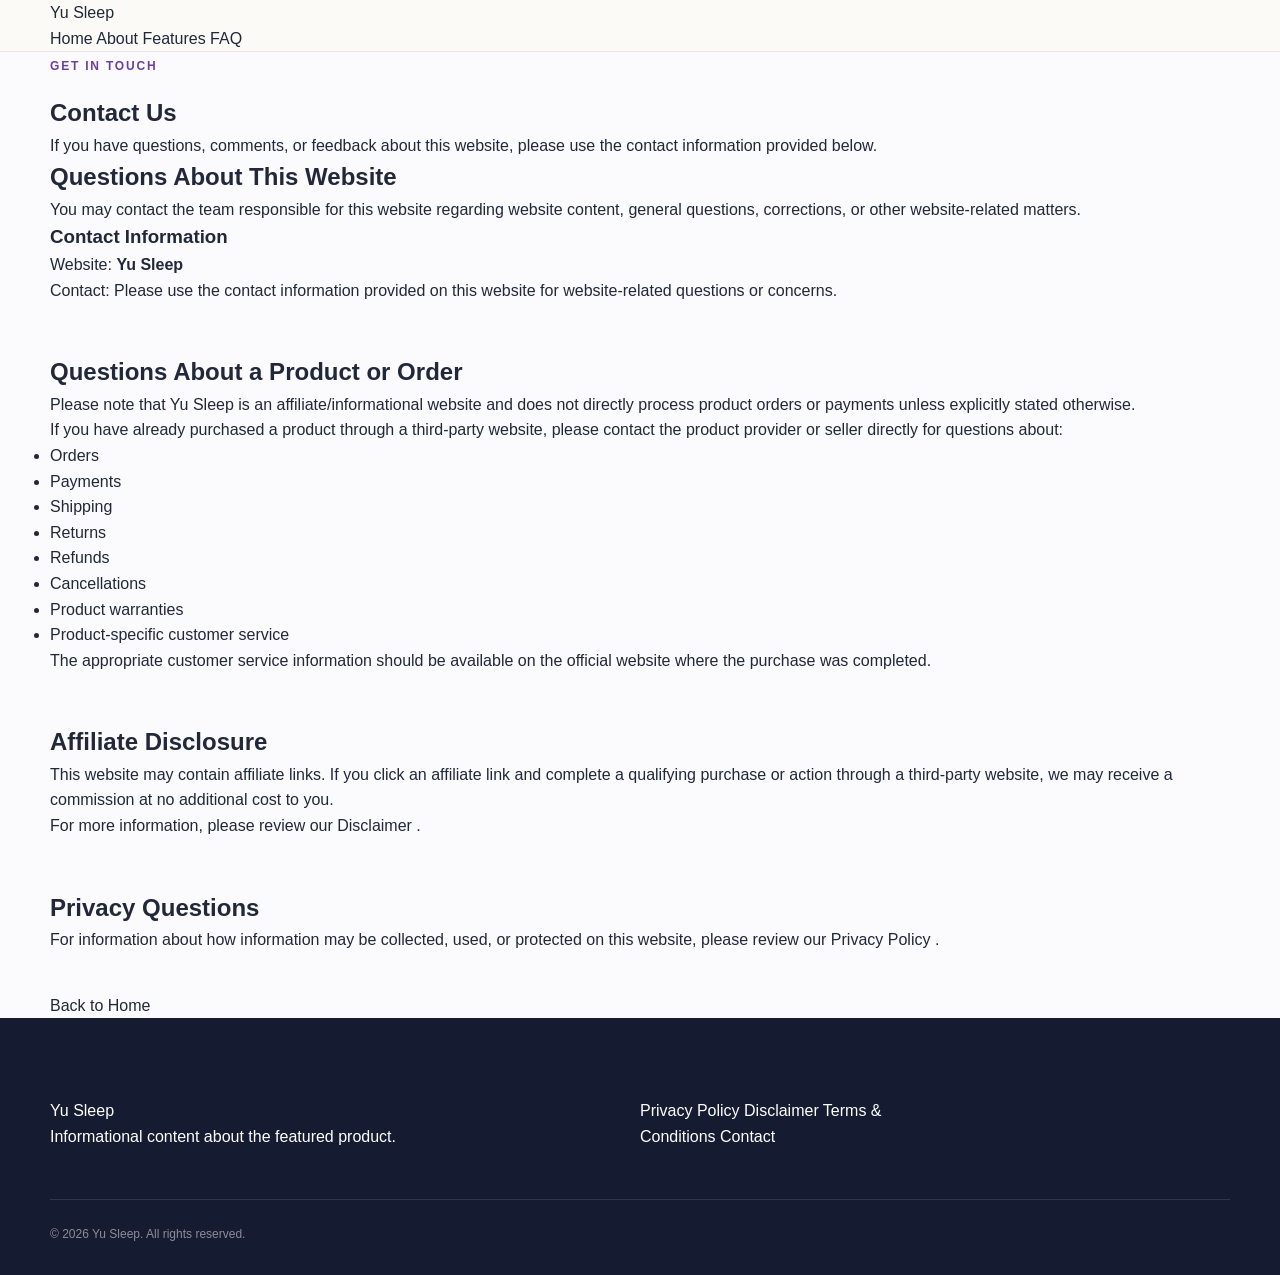
<file: contact.html>
<!DOCTYPE html>
<html lang="en">

<head>

    <meta charset="UTF-8">

    <meta name="viewport" content="width=device-width, initial-scale=1.0">

    <title>Contact Us | Yu Sleep</title>

    <meta name="description" content="Contact Yu Sleep.">

    <link rel="canonical" href="https://YOUR-DOMAIN.com/contact.html">

    <link rel="stylesheet" href="style.css">

</head>


<body>


    <!-- =========================================
         HEADER
    ========================================== -->

    <header class="site-header">

        <div class="container header-inner">

            <a href="index.html" class="logo">
                Yu Sleep
            </a>


            <nav class="main-nav">

                <a href="index.html">
                    Home
                </a>

                <a href="index.html#about">
                    About
                </a>

                <a href="index.html#features">
                    Features
                </a>

                <a href="index.html#faq">
                    FAQ
                </a>

            </nav>

        </div>

    </header>



    <!-- =========================================
         CONTACT
    ========================================== -->

    <main>

        <section class="section">

            <div class="container narrow">


                <span class="section-label">
                    GET IN TOUCH
                </span>


                <h1>
                    Contact Us
                </h1>


                <p>

                    If you have questions, comments,
                    or feedback about this website,
                    please use the contact information
                    provided below.

                </p>



                <!-- =====================================
                     WEBSITE CONTACT
                ====================================== -->

                <h2>
                    Questions About This Website
                </h2>


                <p>

                    You may contact the team responsible
                    for this website regarding website
                    content, general questions, corrections,
                    or other website-related matters.

                </p>


                <div class="card">

                    <h3>
                        Contact Information
                    </h3>


                    <p>

                        Website:
                        <strong>
                            Yu Sleep
                        </strong>

                    </p>


                    <p>

                        Contact:
                        <a href="#">
                            Please use the contact information provided on this website
                            for website-related questions or concerns.
                        </a>

                    </p>


                </div>



                <!-- =====================================
                     PRODUCT CUSTOMER SERVICE
                ====================================== -->

                <h2 style="margin-top: 50px;">

                    Questions About a Product or Order

                </h2>


                <p>

                    Please note that Yu Sleep is an
                    affiliate/informational website and
                    does not directly process product
                    orders or payments unless explicitly
                    stated otherwise.

                </p>


                <p>

                    If you have already purchased a product
                    through a third-party website, please
                    contact the product provider or seller
                    directly for questions about:

                </p>


                <ul>

                    <li>
                        Orders
                    </li>

                    <li>
                        Payments
                    </li>

                    <li>
                        Shipping
                    </li>

                    <li>
                        Returns
                    </li>

                    <li>
                        Refunds
                    </li>

                    <li>
                        Cancellations
                    </li>

                    <li>
                        Product warranties
                    </li>

                    <li>
                        Product-specific customer service
                    </li>

                </ul>


                <p>

                    The appropriate customer service
                    information should be available on
                    the official website where the purchase
                    was completed.

                </p>



                <!-- =====================================
                     AFFILIATE DISCLOSURE
                ====================================== -->

                <h2 style="margin-top: 50px;">

                    Affiliate Disclosure

                </h2>


                <p>

                    This website may contain affiliate links.

                    If you click an affiliate link and
                    complete a qualifying purchase or action
                    through a third-party website, we may
                    receive a commission at no additional
                    cost to you.

                </p>


                <p>

                    For more information, please review
                    our
                    <a href="disclaimer.html">
                        Disclaimer
                    </a>.

                </p>



                <!-- =====================================
                     PRIVACY
                ====================================== -->

                <h2 style="margin-top: 50px;">

                    Privacy Questions

                </h2>


                <p>

                    For information about how information
                    may be collected, used, or protected
                    on this website, please review our
                    <a href="privacy-policy.html">
                        Privacy Policy
                    </a>.

                </p>



                <div style="margin-top: 40px;">

                    <a href="index.html" class="cta-button">
                        Back to Home
                    </a>

                </div>


            </div>

        </section>

    </main>



    <!-- =========================================
         FOOTER
    ========================================== -->

    <footer class="site-footer">

        <div class="container footer-grid">


            <div>

                <div class="footer-brand">
                    Yu Sleep
                </div>


                <p class="footer-description">

                    Informational content about
                    the featured product.

                </p>

            </div>



            <div class="footer-links">

                <a href="privacy-policy.html">
                    Privacy Policy
                </a>

                <a href="disclaimer.html">
                    Disclaimer
                </a>

                <a href="terms.html">
                    Terms & Conditions
                </a>

                <a href="contact.html">
                    Contact
                </a>

            </div>


        </div>



        <div class="container footer-bottom">

            <p>

                © 2026 Yu Sleep.
                All rights reserved.

            </p>

        </div>

    </footer>


</body>

</html>
</file>
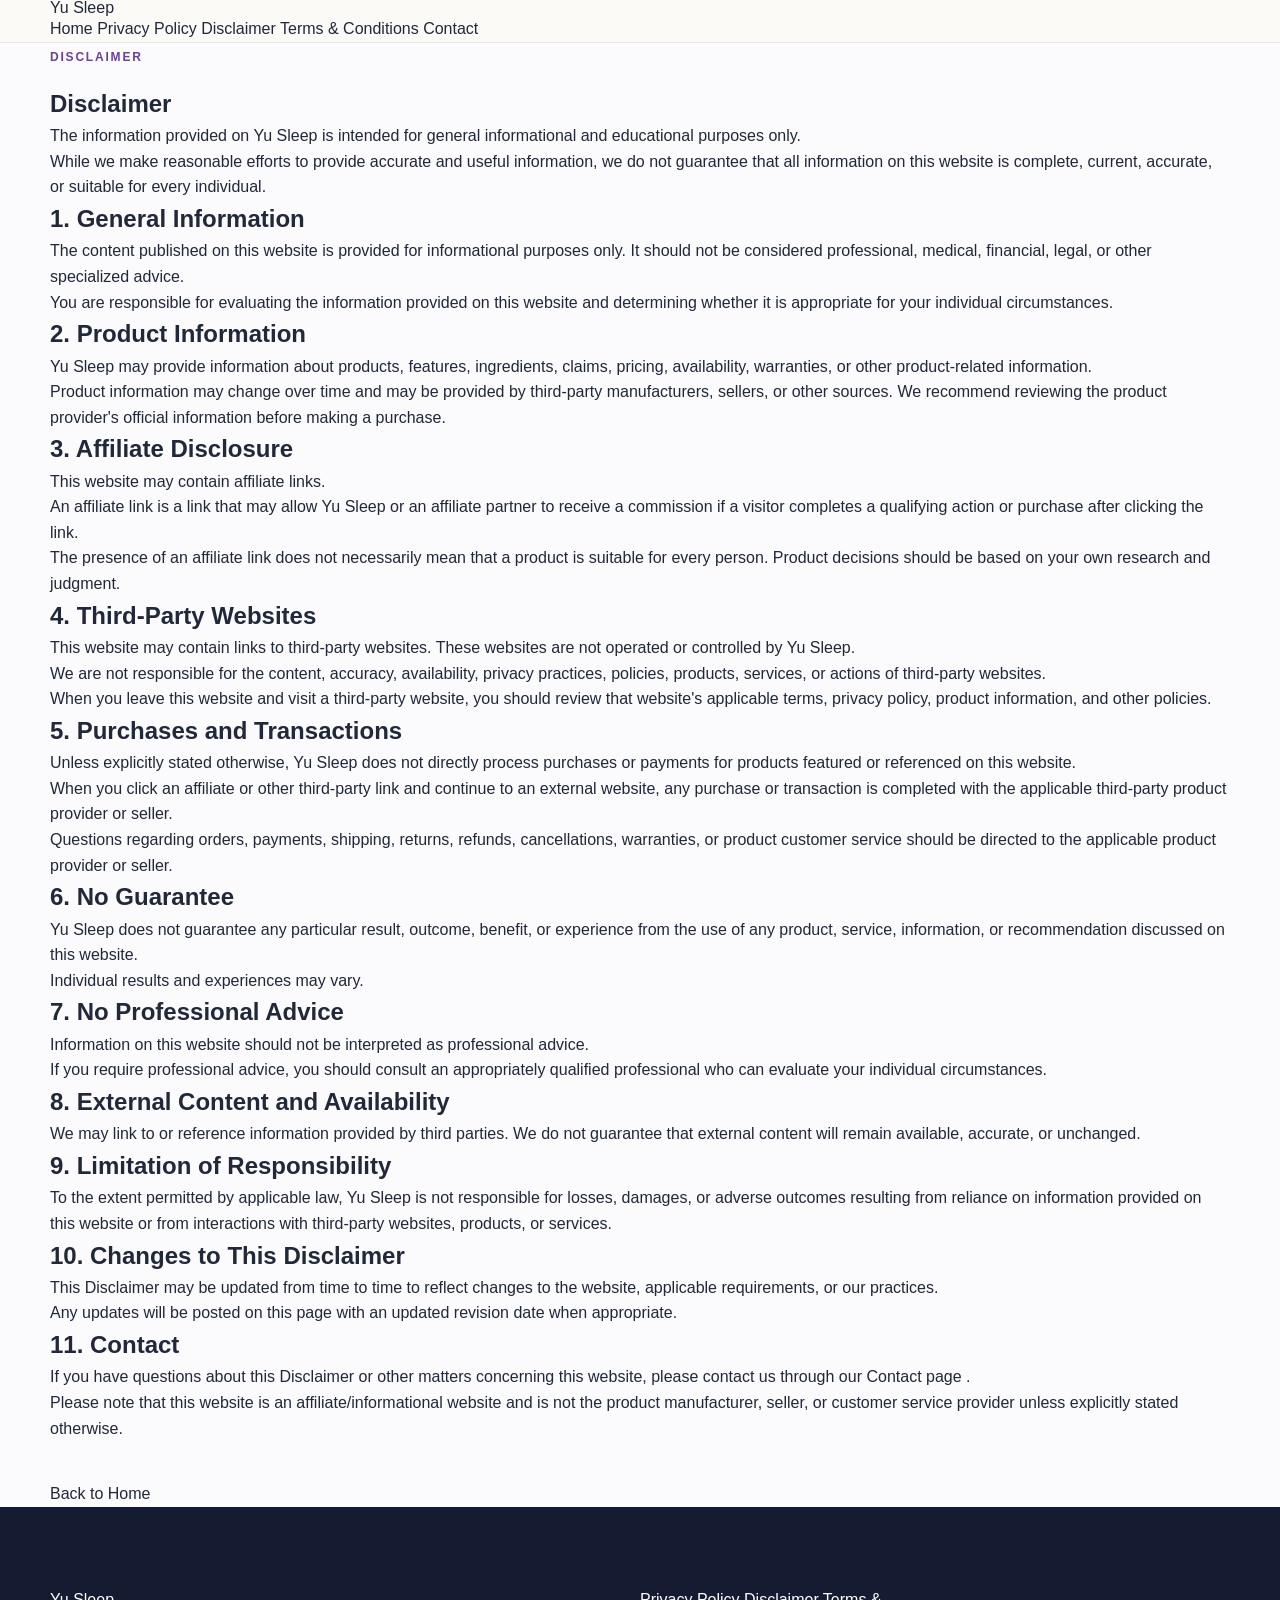
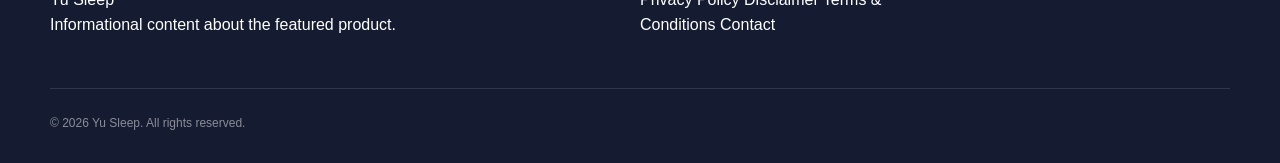
<file: disclaimer.html>
<!DOCTYPE html>
<html lang="en">

<head>

    <meta charset="UTF-8">

    <meta name="viewport" content="width=device-width, initial-scale=1.0">

    <title>Disclaimer | Yu Sleep</title>

    <meta name="description" content="Disclaimer for Yu Sleep.">

    <!-- Canonical URL -->
    <link rel="canonical" href="https://YOUR-DOMAIN.com/disclaimer.html">

    <link rel="stylesheet" href="style.css">

</head>

<body>

    <!-- =========================================
         HEADER
    ========================================== -->

    <header class="site-header">

        <div class="container header-inner">

            <a href="index.html" class="site-logo">
                Yu Sleep
            </a>

            <nav class="site-nav">

                <a href="index.html">
                    Home
                </a>

                <a href="privacy-policy.html">
                    Privacy Policy
                </a>

                <a href="disclaimer.html">
                    Disclaimer
                </a>

                <a href="terms.html">
                    Terms &amp; Conditions
                </a>

                <a href="contact.html">
                    Contact
                </a>

            </nav>

        </div>

    </header>


    <!-- =========================================
         MAIN CONTENT
    ========================================== -->

    <main>

        <section class="section">

            <div class="container narrow">

                <div class="section-label">
                    DISCLAIMER
                </div>

                <h1>
                    Disclaimer
                </h1>


                <p>
                    The information provided on Yu Sleep is intended
                    for general informational and educational purposes
                    only.
                </p>

                <p>
                    While we make reasonable efforts to provide
                    accurate and useful information, we do not
                    guarantee that all information on this website
                    is complete, current, accurate, or suitable for
                    every individual.
                </p>


                <h2>
                    1. General Information
                </h2>

                <p>
                    The content published on this website is provided
                    for informational purposes only. It should not be
                    considered professional, medical, financial,
                    legal, or other specialized advice.
                </p>

                <p>
                    You are responsible for evaluating the information
                    provided on this website and determining whether
                    it is appropriate for your individual circumstances.
                </p>


                <h2>
                    2. Product Information
                </h2>

                <p>
                    Yu Sleep may provide information about products,
                    features, ingredients, claims, pricing, availability,
                    warranties, or other product-related information.
                </p>

                <p>
                    Product information may change over time and may be
                    provided by third-party manufacturers, sellers, or
                    other sources. We recommend reviewing the product
                    provider's official information before making a
                    purchase.
                </p>


                <h2>
                    3. Affiliate Disclosure
                </h2>

                <p>
                    This website may contain affiliate links.
                </p>

                <p>
                    An affiliate link is a link that may allow Yu Sleep
                    or an affiliate partner to receive a commission if
                    a visitor completes a qualifying action or purchase
                    after clicking the link.
                </p>

                <p>
                    The presence of an affiliate link does not
                    necessarily mean that a product is suitable for
                    every person. Product decisions should be based on
                    your own research and judgment.
                </p>


                <h2>
                    4. Third-Party Websites
                </h2>

                <p>
                    This website may contain links to third-party
                    websites. These websites are not operated or
                    controlled by Yu Sleep.
                </p>

                <p>
                    We are not responsible for the content, accuracy,
                    availability, privacy practices, policies, products,
                    services, or actions of third-party websites.
                </p>

                <p>
                    When you leave this website and visit a third-party
                    website, you should review that website's applicable
                    terms, privacy policy, product information, and
                    other policies.
                </p>


                <h2>
                    5. Purchases and Transactions
                </h2>

                <p>
                    Unless explicitly stated otherwise, Yu Sleep does
                    not directly process purchases or payments for
                    products featured or referenced on this website.
                </p>

                <p>
                    When you click an affiliate or other third-party
                    link and continue to an external website, any
                    purchase or transaction is completed with the
                    applicable third-party product provider or seller.
                </p>

                <p>
                    Questions regarding orders, payments, shipping,
                    returns, refunds, cancellations, warranties, or
                    product customer service should be directed to the
                    applicable product provider or seller.
                </p>


                <h2>
                    6. No Guarantee
                </h2>

                <p>
                    Yu Sleep does not guarantee any particular result,
                    outcome, benefit, or experience from the use of
                    any product, service, information, or recommendation
                    discussed on this website.
                </p>

                <p>
                    Individual results and experiences may vary.
                </p>


                <h2>
                    7. No Professional Advice
                </h2>

                <p>
                    Information on this website should not be interpreted
                    as professional advice.
                </p>

                <p>
                    If you require professional advice, you should
                    consult an appropriately qualified professional
                    who can evaluate your individual circumstances.
                </p>


                <h2>
                    8. External Content and Availability
                </h2>

                <p>
                    We may link to or reference information provided by
                    third parties. We do not guarantee that external
                    content will remain available, accurate, or
                    unchanged.
                </p>


                <h2>
                    9. Limitation of Responsibility
                </h2>

                <p>
                    To the extent permitted by applicable law, Yu Sleep
                    is not responsible for losses, damages, or adverse
                    outcomes resulting from reliance on information
                    provided on this website or from interactions with
                    third-party websites, products, or services.
                </p>


                <h2>
                    10. Changes to This Disclaimer
                </h2>

                <p>
                    This Disclaimer may be updated from time to time to
                    reflect changes to the website, applicable
                    requirements, or our practices.
                </p>

                <p>
                    Any updates will be posted on this page with an
                    updated revision date when appropriate.
                </p>


                <h2>
                    11. Contact
                </h2>

                <p>
                    If you have questions about this Disclaimer or
                    other matters concerning this website, please
                    contact us through our
                    <a href="contact.html">
                        Contact page
                    </a>.
                </p>


                <p>
                    Please note that this website is an
                    affiliate/informational website and is not the
                    product manufacturer, seller, or customer service
                    provider unless explicitly stated otherwise.
                </p>


                <div style="margin-top: 40px;">

                    <a href="index.html" class="cta-button">
                        Back to Home
                    </a>

                </div>

            </div>

        </section>

    </main>


    <!-- =========================================
         FOOTER
    ========================================== -->

    <footer class="site-footer">

        <div class="container footer-grid">

            <div>

                <div class="footer-brand">
                    Yu Sleep
                </div>

                <p class="footer-description">
                    Informational content about
                    the featured product.
                </p>

            </div>


            <div class="footer-links">

                <a href="privacy-policy.html">
                    Privacy Policy
                </a>

                <a href="disclaimer.html">
                    Disclaimer
                </a>

                <a href="terms.html">
                    Terms &amp; Conditions
                </a>

                <a href="contact.html">
                    Contact
                </a>

            </div>

        </div>


        <div class="container footer-bottom">

            <p>
                &copy; 2026 Yu Sleep.
                All rights reserved.
            </p>

        </div>

    </footer>

</body>

</html>
</file>
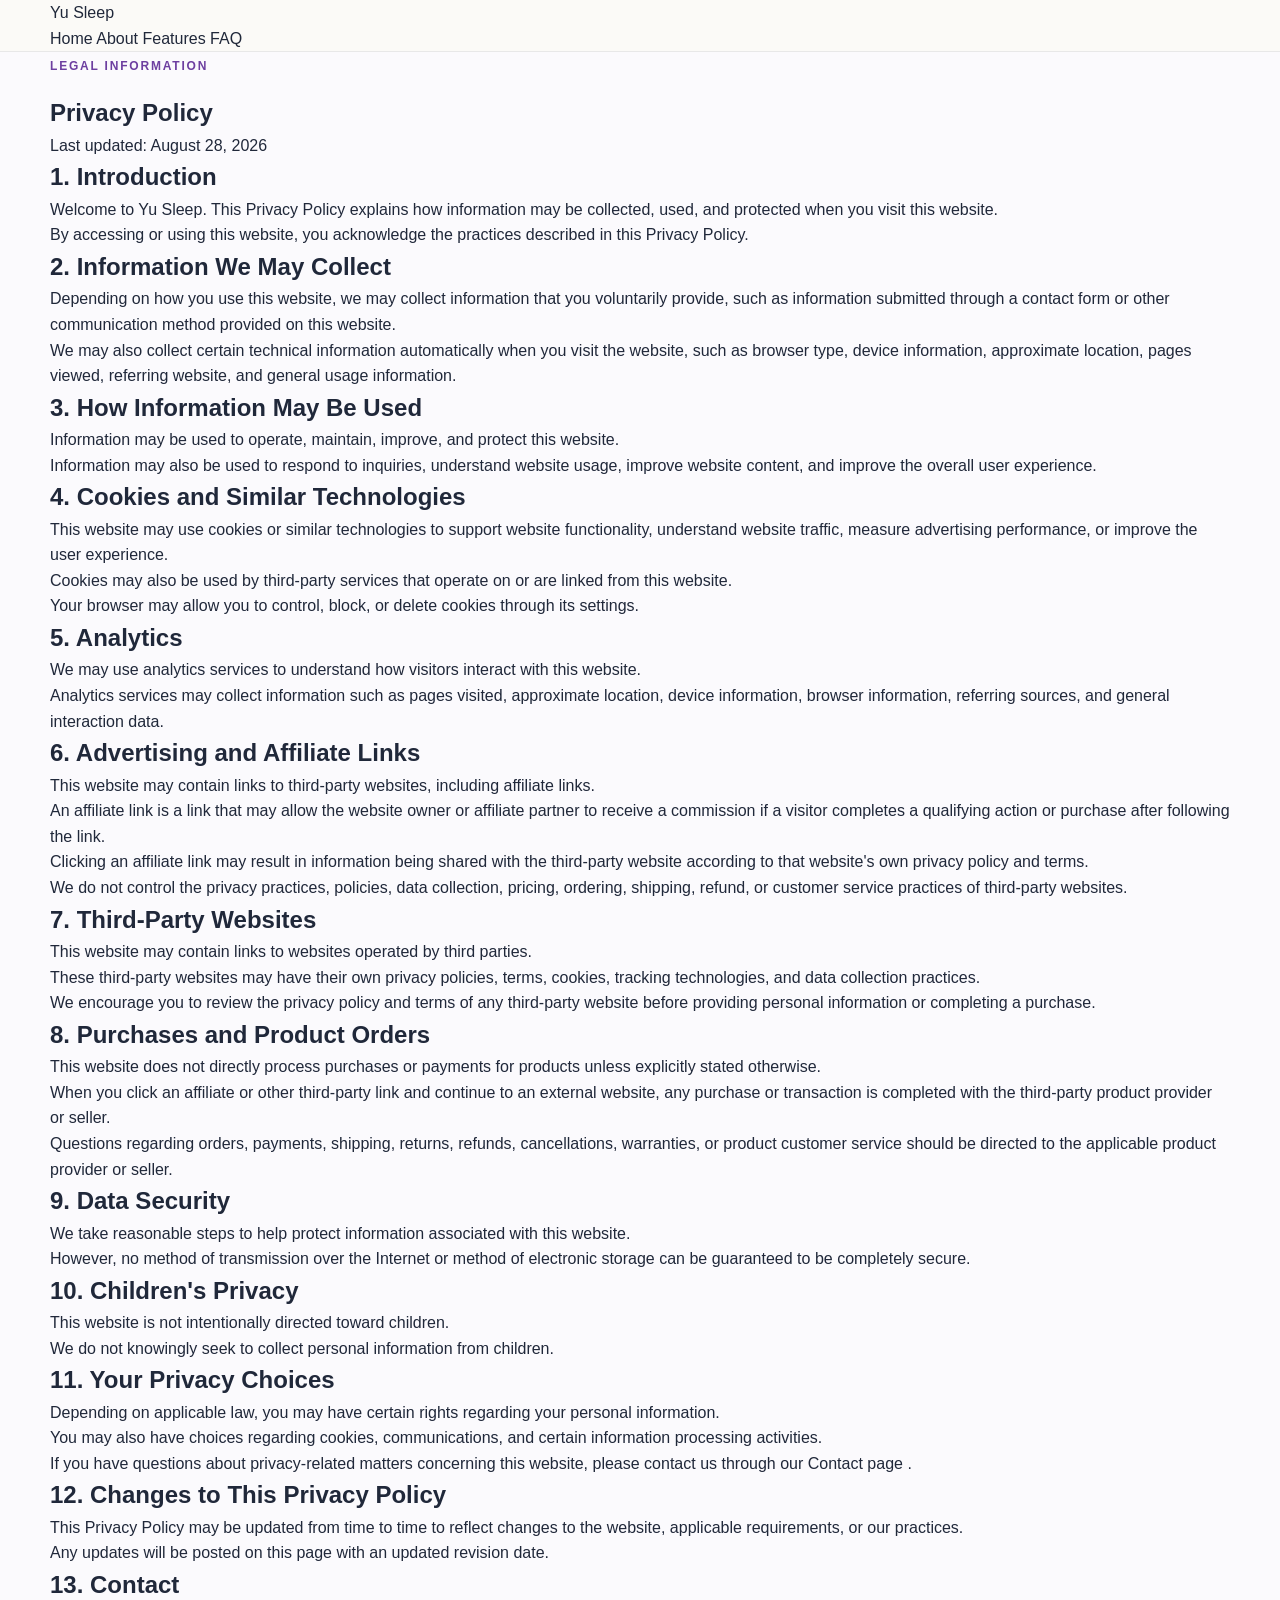
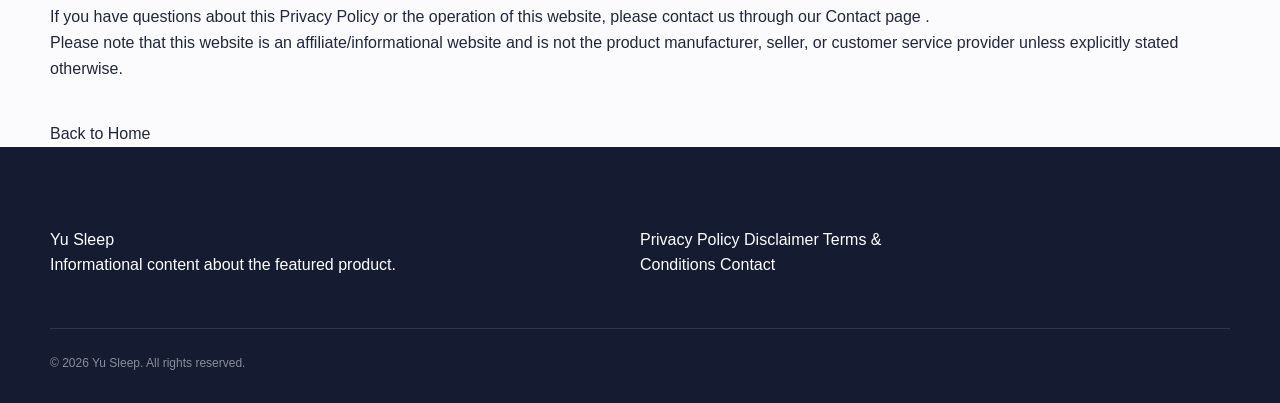
<file: privacy-policy.html>
<!DOCTYPE html>
<html lang="en">

<head>

    <meta charset="UTF-8">

    <meta name="viewport" content="width=device-width, initial-scale=1.0">

    <title>Privacy Policy | Yu Sleep Product Information</title>

    <meta name="description" content="Privacy Policy for this Yu Sleep product information and affiliate website.">

    <link rel="canonical" href="https://YOUR-DOMAIN.com/privacy-policy.html">

    <link rel="stylesheet" href="style.css">

</head>


<body>


    <!-- =========================================
         HEADER
    ========================================== -->

    <header class="site-header">

        <div class="container header-inner">

            <a href="index.html" class="logo">
                Yu Sleep
            </a>


            <nav class="main-nav">

                <a href="index.html">
                    Home
                </a>

                <a href="index.html#about">
                    About
                </a>

                <a href="index.html#features">
                    Features
                </a>

                <a href="index.html#faq">
                    FAQ
                </a>

            </nav>

        </div>

    </header>



    <!-- =========================================
         PRIVACY POLICY
    ========================================== -->

    <main>

        <section class="section">

            <div class="container narrow">


                <span class="section-label">
                    LEGAL INFORMATION
                </span>


                <h1>
                    Privacy Policy
                </h1>


                <p>
                    Last updated: August 28, 2026
                </p>



                <h2>
                    1. Introduction
                </h2>


                <p>

                    Welcome to Yu Sleep.

                    This Privacy Policy explains how
                    information may be collected, used,
                    and protected when you visit this website.

                </p>


                <p>

                    By accessing or using this website,
                    you acknowledge the practices described
                    in this Privacy Policy.

                </p>



                <h2>
                    2. Information We May Collect
                </h2>


                <p>

                    Depending on how you use this website,
                    we may collect information that you
                    voluntarily provide, such as information
                    submitted through a contact form or other
                    communication method provided on this website.

                </p>


                <p>

                    We may also collect certain technical
                    information automatically when you visit
                    the website, such as browser type,
                    device information, approximate location,
                    pages viewed, referring website, and
                    general usage information.

                </p>



                <h2>
                    3. How Information May Be Used
                </h2>


                <p>

                    Information may be used to operate,
                    maintain, improve, and protect this website.

                </p>


                <p>

                    Information may also be used to respond
                    to inquiries, understand website usage,
                    improve website content, and improve the
                    overall user experience.

                </p>



                <h2>
                    4. Cookies and Similar Technologies
                </h2>


                <p>

                    This website may use cookies or similar
                    technologies to support website functionality,
                    understand website traffic, measure advertising
                    performance, or improve the user experience.

                </p>


                <p>

                    Cookies may also be used by third-party
                    services that operate on or are linked from
                    this website.

                </p>


                <p>

                    Your browser may allow you to control,
                    block, or delete cookies through its settings.

                </p>



                <h2>
                    5. Analytics
                </h2>


                <p>

                    We may use analytics services to understand
                    how visitors interact with this website.

                </p>


                <p>

                    Analytics services may collect information
                    such as pages visited, approximate location,
                    device information, browser information,
                    referring sources, and general interaction data.

                </p>



                <h2>
                    6. Advertising and Affiliate Links
                </h2>


                <p>

                    This website may contain links to third-party
                    websites, including affiliate links.

                </p>


                <p>

                    An affiliate link is a link that may allow
                    the website owner or affiliate partner to
                    receive a commission if a visitor completes
                    a qualifying action or purchase after
                    following the link.

                </p>


                <p>

                    Clicking an affiliate link may result in
                    information being shared with the third-party
                    website according to that website's own
                    privacy policy and terms.

                </p>


                <p>

                    We do not control the privacy practices,
                    policies, data collection, pricing, ordering,
                    shipping, refund, or customer service practices
                    of third-party websites.

                </p>



                <h2>
                    7. Third-Party Websites
                </h2>


                <p>

                    This website may contain links to websites
                    operated by third parties.

                </p>


                <p>

                    These third-party websites may have their
                    own privacy policies, terms, cookies,
                    tracking technologies, and data collection
                    practices.

                </p>


                <p>

                    We encourage you to review the privacy policy
                    and terms of any third-party website before
                    providing personal information or completing
                    a purchase.

                </p>



                <h2>
                    8. Purchases and Product Orders
                </h2>


                <p>

                    This website does not directly process
                    purchases or payments for products unless
                    explicitly stated otherwise.

                </p>


                <p>

                    When you click an affiliate or other
                    third-party link and continue to an external
                    website, any purchase or transaction is
                    completed with the third-party product
                    provider or seller.

                </p>


                <p>

                    Questions regarding orders, payments,
                    shipping, returns, refunds, cancellations,
                    warranties, or product customer service
                    should be directed to the applicable
                    product provider or seller.

                </p>



                <h2>
                    9. Data Security
                </h2>


                <p>

                    We take reasonable steps to help protect
                    information associated with this website.

                </p>


                <p>

                    However, no method of transmission over
                    the Internet or method of electronic storage
                    can be guaranteed to be completely secure.

                </p>



                <h2>
                    10. Children's Privacy
                </h2>


                <p>

                    This website is not intentionally directed
                    toward children.

                </p>


                <p>

                    We do not knowingly seek to collect personal
                    information from children.

                </p>



                <h2>
                    11. Your Privacy Choices
                </h2>


                <p>

                    Depending on applicable law, you may have
                    certain rights regarding your personal
                    information.

                </p>


                <p>

                    You may also have choices regarding cookies,
                    communications, and certain information
                    processing activities.

                </p>


                <p>

                    If you have questions about privacy-related
                    matters concerning this website, please
                    contact us through our
                    <a href="contact.html">
                        Contact page
                    </a>.

                </p>



                <h2>
                    12. Changes to This Privacy Policy
                </h2>


                <p>

                    This Privacy Policy may be updated from
                    time to time to reflect changes to the
                    website, applicable requirements, or
                    our practices.

                </p>


                <p>

                    Any updates will be posted on this page
                    with an updated revision date.

                </p>



                <h2>
                    13. Contact
                </h2>


                <p>

                    If you have questions about this Privacy
                    Policy or the operation of this website,
                    please contact us through our
                    <a href="contact.html">
                        Contact page
                    </a>.

                </p>


                <p>

                    Please note that this website is an
                    affiliate/informational website and is
                    not the product manufacturer, seller,
                    or customer service provider unless
                    explicitly stated otherwise.

                </p>


                <div style="margin-top: 40px;">

                    <a href="index.html" class="cta-button">
                        Back to Home
                    </a>

                </div>


            </div>

        </section>

    </main>



    <!-- =========================================
         FOOTER
    ========================================== -->

    <footer class="site-footer">

        <div class="container footer-grid">


            <div>

                <div class="footer-brand">
                    Yu Sleep
                </div>


                <p class="footer-description">

                    Informational content about
                    the featured product.

                </p>

            </div>



            <div class="footer-links">

                <a href="privacy-policy.html">
                    Privacy Policy
                </a>

                <a href="disclaimer.html">
                    Disclaimer
                </a>

                <a href="terms.html">
                    Terms & Conditions
                </a>

                <a href="contact.html">
                    Contact
                </a>

            </div>


        </div>



        <div class="container footer-bottom">

            <p>

                © 2026 Yu Sleep.
                All rights reserved.

            </p>

        </div>

    </footer>


</body>

</html>
</file>
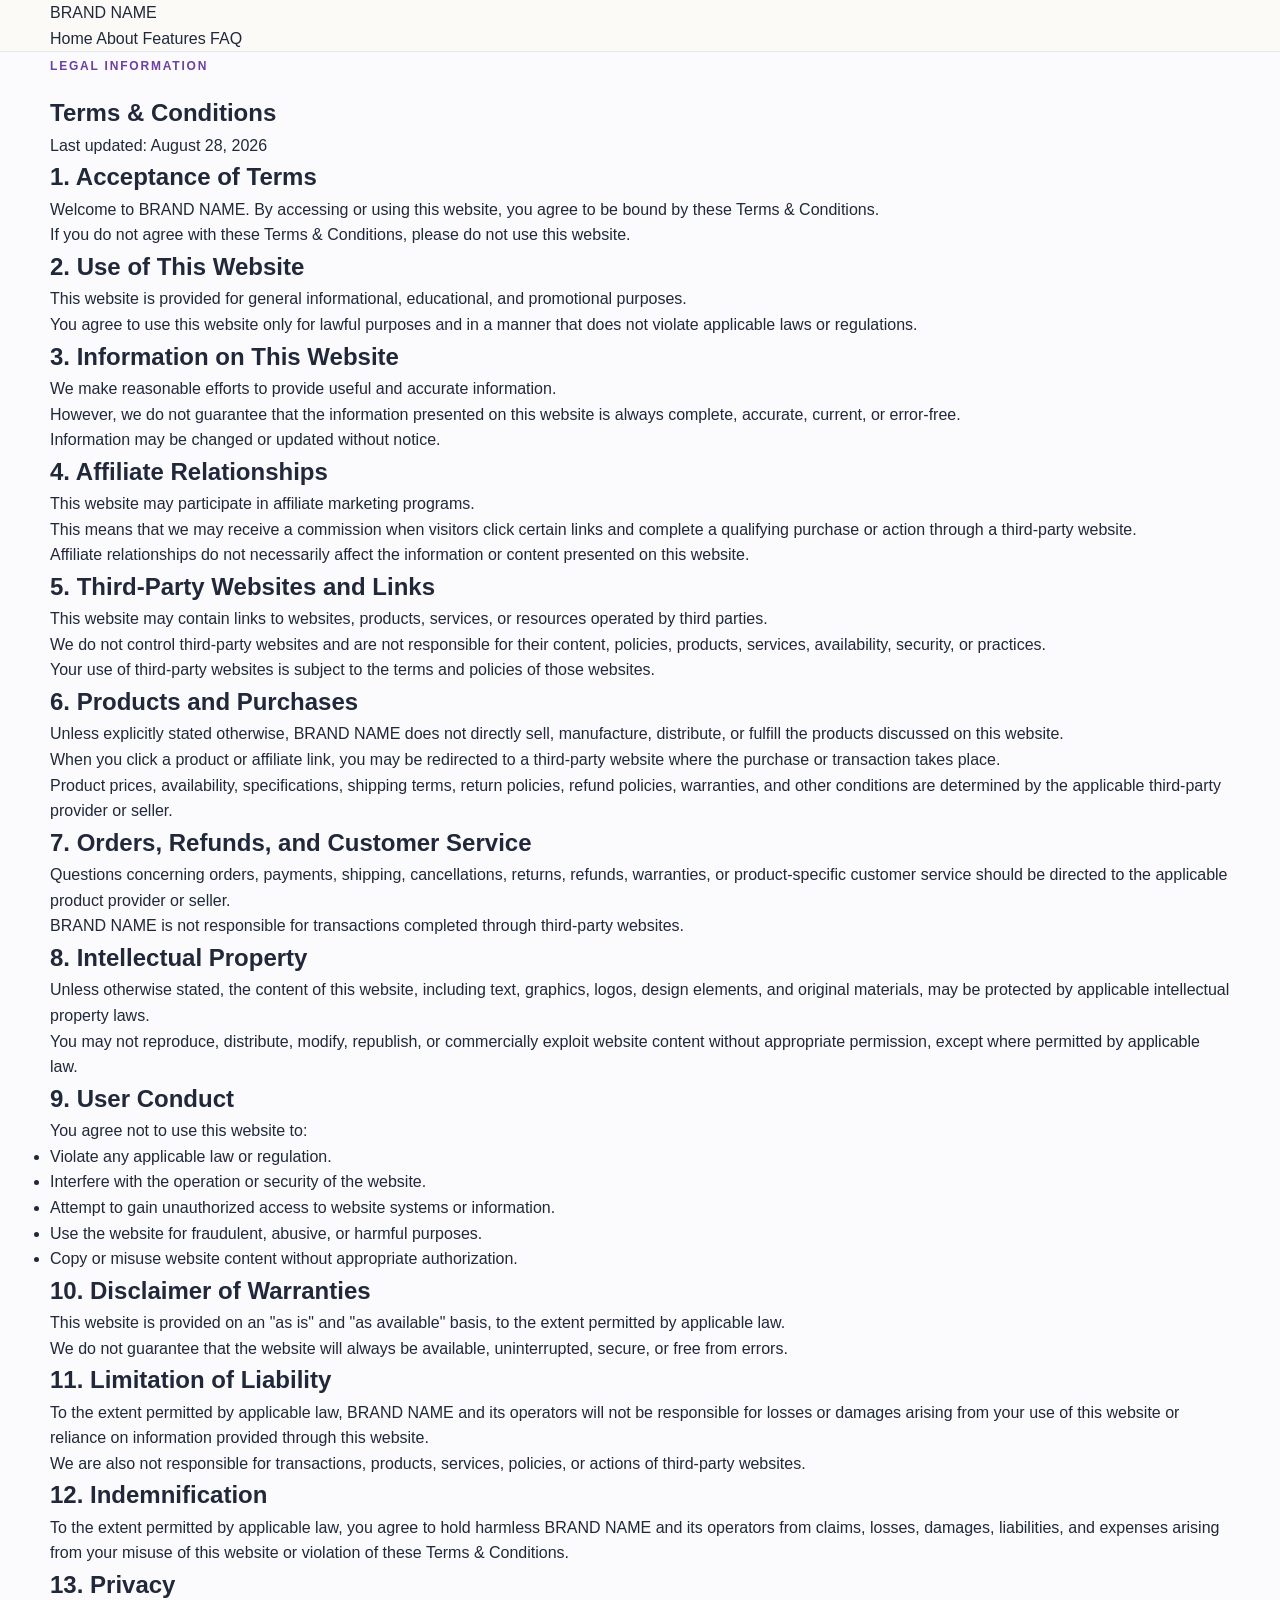
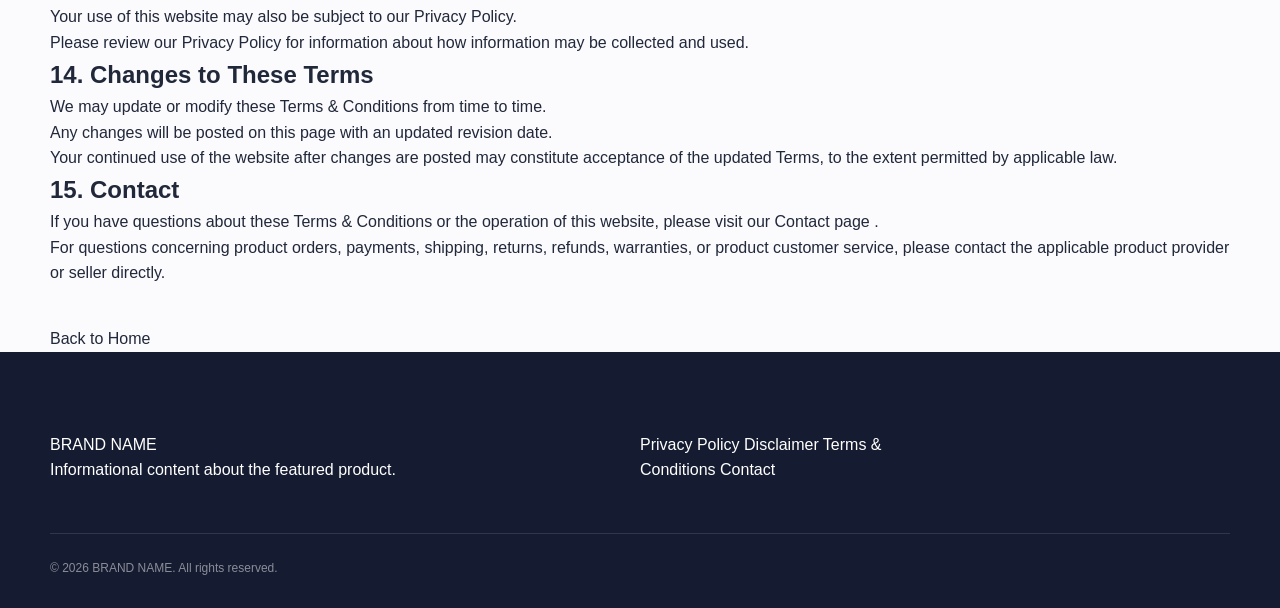
<file: terms.html>
<!DOCTYPE html>
<html lang="en">

<head>

    <meta charset="UTF-8">

    <meta name="viewport" content="width=device-width, initial-scale=1.0">

    <title>Terms & Conditions | BRAND NAME</title>

    <meta name="description" content="Terms and Conditions for BRAND NAME.">

    <link rel="canonical" href="https://YOUR-DOMAIN.com/terms.html">

    <link rel="stylesheet" href="style.css">

</head>


<body>


    <!-- =========================================
         HEADER
    ========================================== -->

    <header class="site-header">

        <div class="container header-inner">

            <a href="index.html" class="logo">
                BRAND NAME
            </a>


            <nav class="main-nav">

                <a href="index.html">
                    Home
                </a>

                <a href="index.html#about">
                    About
                </a>

                <a href="index.html#features">
                    Features
                </a>

                <a href="index.html#faq">
                    FAQ
                </a>

            </nav>

        </div>

    </header>



    <!-- =========================================
         TERMS & CONDITIONS
    ========================================== -->

    <main>

        <section class="section">

            <div class="container narrow">


                <span class="section-label">
                    LEGAL INFORMATION
                </span>


                <h1>
                    Terms & Conditions
                </h1>


                <p>
                    Last updated: August 28, 2026
                </p>



                <h2>
                    1. Acceptance of Terms
                </h2>


                <p>

                    Welcome to BRAND NAME.

                    By accessing or using this website,
                    you agree to be bound by these Terms &
                    Conditions.

                </p>


                <p>

                    If you do not agree with these Terms &
                    Conditions, please do not use this website.

                </p>



                <h2>
                    2. Use of This Website
                </h2>


                <p>

                    This website is provided for general
                    informational, educational, and
                    promotional purposes.

                </p>


                <p>

                    You agree to use this website only for
                    lawful purposes and in a manner that does
                    not violate applicable laws or regulations.

                </p>



                <h2>
                    3. Information on This Website
                </h2>


                <p>

                    We make reasonable efforts to provide
                    useful and accurate information.

                </p>


                <p>

                    However, we do not guarantee that the
                    information presented on this website
                    is always complete, accurate, current,
                    or error-free.

                </p>


                <p>

                    Information may be changed or updated
                    without notice.

                </p>



                <h2>
                    4. Affiliate Relationships
                </h2>


                <p>

                    This website may participate in affiliate
                    marketing programs.

                </p>


                <p>

                    This means that we may receive a commission
                    when visitors click certain links and
                    complete a qualifying purchase or action
                    through a third-party website.

                </p>


                <p>

                    Affiliate relationships do not necessarily
                    affect the information or content presented
                    on this website.

                </p>



                <h2>
                    5. Third-Party Websites and Links
                </h2>


                <p>

                    This website may contain links to websites,
                    products, services, or resources operated
                    by third parties.

                </p>


                <p>

                    We do not control third-party websites
                    and are not responsible for their content,
                    policies, products, services, availability,
                    security, or practices.

                </p>


                <p>

                    Your use of third-party websites is subject
                    to the terms and policies of those websites.

                </p>



                <h2>
                    6. Products and Purchases
                </h2>


                <p>

                    Unless explicitly stated otherwise,
                    BRAND NAME does not directly sell,
                    manufacture, distribute, or fulfill
                    the products discussed on this website.

                </p>


                <p>

                    When you click a product or affiliate link,
                    you may be redirected to a third-party
                    website where the purchase or transaction
                    takes place.

                </p>


                <p>

                    Product prices, availability, specifications,
                    shipping terms, return policies, refund
                    policies, warranties, and other conditions
                    are determined by the applicable third-party
                    provider or seller.

                </p>



                <h2>
                    7. Orders, Refunds, and Customer Service
                </h2>


                <p>

                    Questions concerning orders, payments,
                    shipping, cancellations, returns, refunds,
                    warranties, or product-specific customer
                    service should be directed to the applicable
                    product provider or seller.

                </p>


                <p>

                    BRAND NAME is not responsible for transactions
                    completed through third-party websites.

                </p>



                <h2>
                    8. Intellectual Property
                </h2>


                <p>

                    Unless otherwise stated, the content of this
                    website, including text, graphics, logos,
                    design elements, and original materials,
                    may be protected by applicable intellectual
                    property laws.

                </p>


                <p>

                    You may not reproduce, distribute, modify,
                    republish, or commercially exploit website
                    content without appropriate permission,
                    except where permitted by applicable law.

                </p>



                <h2>
                    9. User Conduct
                </h2>


                <p>

                    You agree not to use this website to:

                </p>


                <ul>

                    <li>
                        Violate any applicable law or regulation.
                    </li>

                    <li>
                        Interfere with the operation or security
                        of the website.
                    </li>

                    <li>
                        Attempt to gain unauthorized access to
                        website systems or information.
                    </li>

                    <li>
                        Use the website for fraudulent,
                        abusive, or harmful purposes.
                    </li>

                    <li>
                        Copy or misuse website content without
                        appropriate authorization.
                    </li>

                </ul>



                <h2>
                    10. Disclaimer of Warranties
                </h2>


                <p>

                    This website is provided on an
                    "as is" and "as available" basis,
                    to the extent permitted by applicable law.

                </p>


                <p>

                    We do not guarantee that the website will
                    always be available, uninterrupted,
                    secure, or free from errors.

                </p>



                <h2>
                    11. Limitation of Liability
                </h2>


                <p>

                    To the extent permitted by applicable law,
                    BRAND NAME and its operators will not be
                    responsible for losses or damages arising
                    from your use of this website or reliance
                    on information provided through this website.

                </p>


                <p>

                    We are also not responsible for transactions,
                    products, services, policies, or actions of
                    third-party websites.

                </p>



                <h2>
                    12. Indemnification
                </h2>


                <p>

                    To the extent permitted by applicable law,
                    you agree to hold harmless BRAND NAME and
                    its operators from claims, losses, damages,
                    liabilities, and expenses arising from your
                    misuse of this website or violation of these
                    Terms & Conditions.

                </p>



                <h2>
                    13. Privacy
                </h2>


                <p>

                    Your use of this website may also be subject
                    to our Privacy Policy.

                </p>


                <p>

                    Please review our
                    <a href="privacy-policy.html">
                        Privacy Policy
                    </a>
                    for information about how information may
                    be collected and used.

                </p>



                <h2>
                    14. Changes to These Terms
                </h2>


                <p>

                    We may update or modify these Terms &
                    Conditions from time to time.

                </p>


                <p>

                    Any changes will be posted on this page
                    with an updated revision date.

                </p>


                <p>

                    Your continued use of the website after
                    changes are posted may constitute acceptance
                    of the updated Terms, to the extent permitted
                    by applicable law.

                </p>



                <h2>
                    15. Contact
                </h2>


                <p>

                    If you have questions about these Terms &
                    Conditions or the operation of this website,
                    please visit our
                    <a href="contact.html">
                        Contact page
                    </a>.

                </p>


                <p>

                    For questions concerning product orders,
                    payments, shipping, returns, refunds,
                    warranties, or product customer service,
                    please contact the applicable product
                    provider or seller directly.

                </p>



                <div style="margin-top: 40px;">

                    <a href="index.html" class="cta-button">
                        Back to Home
                    </a>

                </div>


            </div>

        </section>

    </main>



    <!-- =========================================
         FOOTER
    ========================================== -->

    <footer class="site-footer">

        <div class="container footer-grid">


            <div>

                <div class="footer-brand">
                    BRAND NAME
                </div>


                <p class="footer-description">

                    Informational content about
                    the featured product.

                </p>

            </div>



            <div class="footer-links">

                <a href="privacy-policy.html">
                    Privacy Policy
                </a>

                <a href="disclaimer.html">
                    Disclaimer
                </a>

                <a href="terms.html">
                    Terms & Conditions
                </a>

                <a href="contact.html">
                    Contact
                </a>

            </div>


        </div>



        <div class="container footer-bottom">

            <p>

                © 2026 BRAND NAME.
                All rights reserved.

            </p>

        </div>

    </footer>


</body>

</html>
</file>
<file: style.css>
/* =========================================
   ROOT VARIABLES
========================================= */

:root {

    --green-dark: #17233F;

    --green-main: #6D3FA0;

    --green-light: #EEE7F5;

    --cream: #F5F1F8;

    --cream-light: #FBFAFD;

    --gold: #6D3FA0;

    --gold-light: #B99BD1;

    --text-dark: #20283A;

    --text-muted: #687080;

    --white: #FFFFFF;

    --border: #E4E0EA;

}





/* =========================================
   YU SLEEP BRAND ACCENT
   Navy + Purple + Small Sage-Green Detail
========================================= */

:root {
    --sage-accent: #5F8A55;
    --sage-soft: #EEF4EB;
}

/* =========================================
   RESET
========================================= */

* {
    margin: 0;
    padding: 0;

    box-sizing: border-box;
}


html {

    scroll-behavior: smooth;

}


body {

    font-family:
        Arial,
        Helvetica,
        sans-serif;

    background: var(--cream-light);

    color: var(--text-dark);

    line-height: 1.6;

}


img {

    max-width: 100%;

}


a {

    color: inherit;

    text-decoration: none;

}



/* =========================================
   GLOBAL
========================================= */

.container {

    width: min(1180px,
            calc(100% - 40px));

    margin: 0 auto;

}


section {

    scroll-margin-top: 90px;

}


.section-label {

    display: inline-block;

    margin-bottom: 18px;

    color: var(--gold);

    font-size: 12px;

    font-weight: 800;

    letter-spacing: 1.8px;

}


.section-heading {

    max-width: 780px;

    margin:
        0 auto 60px;

    text-align: center;

}


.section-heading h2 {

    margin-bottom: 18px;

    font-family:
        Georgia,
        "Times New Roman",
        serif;

    font-size:
        clamp(34px,
            4vw,
            54px);

    line-height: 1.15;

}


.section-heading p {

    color: var(--text-muted);

    font-size: 17px;

    line-height: 1.75;

}



/* =========================================
   BUTTONS
========================================= */

.btn {

    display: inline-flex;

    align-items: center;

    justify-content: center;

    gap: 10px;

    min-height: 54px;

    padding:
        15px 25px;

    border-radius: 8px;

    font-size: 15px;

    font-weight: 700;

    transition:
        transform .25s ease,
        box-shadow .25s ease,
        background .25s ease;

}


.btn:hover {

    transform:
        translateY(-3px);

}


.btn-primary {

    background:
        var(--green-dark);

    color:
        var(--white);

    box-shadow:
        0 10px 25px rgba(23,
            35,
            63,
            .18);

}


.btn-primary:hover {

    background:
        var(--green-main);

}


.btn-secondary {

    border:
        1px solid var(--green-dark);

    color:
        var(--green-dark);

}


.btn-secondary:hover {

    background:
        var(--green-dark);

    color:
        var(--white);

}



/* =========================================
   PROMO BAR
========================================= */

.promo-bar {

    padding:
        10px 0;

    background:
        var(--green-dark);

    color:
        var(--cream);

    font-size: 12px;

    font-weight: 600;

    letter-spacing: .5px;

}


.promo-bar-content {

    display: flex;

    justify-content: center;

    align-items: center;

    gap: 10px;

    text-align: center;

}


.promo-bar-content>span:first-child {

    color:
        var(--gold-light);

    font-weight: 800;

}


.promo-dot {

    color:
        var(--gold);

}



/* =========================================
   HEADER
========================================= */

.site-header {

    position: sticky;

    top: 0;

    z-index: 1000;

    background:
        rgba(251,
            250,
            247,
            .96);

    backdrop-filter:
        blur(12px);

    border-bottom:
        1px solid rgba(23,
            35,
            63,
            .08);

}


.header-container {

    min-height: 78px;

    display: flex;

    align-items: center;

    justify-content: space-between;

    gap: 30px;

}


.site-logo {

    display: flex;

    flex-direction: column;

    line-height: 1;

}


.logo-main {

    color:
        var(--green-dark);

    font-size: 20px;

    font-weight: 800;

    letter-spacing: 2px;

}


.logo-sub {

    margin-top: 5px;

    color:
        var(--gold);

    font-size: 9px;

    font-weight: 800;

    letter-spacing: 2px;

}


.desktop-nav {

    display: flex;

    align-items: center;

    gap: 28px;

}


.desktop-nav a {

    color:
        var(--text-dark);

    font-size: 14px;

    font-weight: 600;

    transition:
        color .2s ease;

}


.desktop-nav a:hover {

    color:
        var(--green-main);

}


.header-cta {

    display: inline-flex;

    align-items: center;

    gap: 8px;

    padding:
        12px 18px;

    background:
        var(--green-dark);

    color:
        var(--white);

    border-radius: 7px;

    font-size: 13px;

    font-weight: 700;

    transition:
        transform .25s ease,
        background .25s ease;

}


.header-cta:hover {

    background:
        var(--green-main);

    transform:
        translateY(-2px);

}



/* MOBILE MENU */

.mobile-menu-btn {

    display: none;

    width: 42px;

    height: 42px;

    border: none;

    background: transparent;

    cursor: pointer;

}


.mobile-menu-btn span {

    display: block;

    width: 24px;

    height: 2px;

    margin: 5px auto;

    background:
        var(--green-dark);

    transition:
        transform .25s ease,
        opacity .25s ease;

}


.mobile-nav {

    display: none;

}



/* =========================================
   HERO
========================================= */

.hero-section {

    padding:
        100px 0;

    background:
        linear-gradient(135deg,
            var(--cream-light) 0%,
            var(--green-light) 100%);

}


.hero-grid {

    display: grid;

    grid-template-columns:
        1fr 1fr;

    align-items: center;

    gap: 70px;

}


.hero-content h1 {

    margin-bottom: 25px;

    font-family:
        Georgia,
        serif;

    font-size:
        clamp(45px,
            5vw,
            72px);

    line-height: 1.08;

}


.hero-content h1 span {

    color:
        var(--green-main);

}


.hero-description {

    max-width: 600px;

    margin-bottom: 30px;

    color:
        var(--text-muted);

    font-size: 18px;

    line-height: 1.8;

}


.hero-buttons {

    display: flex;

    flex-wrap: wrap;

    gap: 15px;

}


.hero-note {

    margin-top: 20px;

    color:
        var(--text-muted);

    font-size: 13px;

}


.hero-image-wrap {

    position: relative;

    min-height: 520px;

    display: flex;

    align-items: center;

    justify-content: center;

}


.hero-image-circle {

    width: 500px;
    height: 500px;

    position: relative;
    z-index: 2;

    border-radius: 50%;

    overflow: hidden;

    background: #E7DFF0;

    display: flex;

    align-items: center;
    justify-content: center;

}


.hero-product-image {

    width: 100%;
    height: 100%;

    max-width: none;
    max-height: none;

    display: block;

    object-fit: cover;
    object-position: center center;

    filter:
        drop-shadow(0 20px 30px rgba(0,
                0,
                0,
                .15));

}


.hero-image-decoration {

    position: absolute;

    border-radius: 50%;

}


.decoration-one {

    width: 380px;

    height: 380px;

    background:
        rgba(109,
            63,
            160,
            .12);

}


.decoration-two {

    width: 480px;

    height: 480px;

    border:
        1px solid rgba(23,
            35,
            63,
            .12);

}



/* =========================================
   TRUST BAR
========================================= */

.trust-bar {

    padding:
        28px 0;

    background:
        var(--white);

    border-bottom:
        1px solid var(--border);

}


.trust-grid {

    display: grid;

    grid-template-columns:
        repeat(4,
            1fr);

    gap: 25px;

}


.trust-item {

    display: flex;

    align-items: center;

    gap: 12px;

}


.trust-icon {

    display: flex;

    align-items: center;

    justify-content: center;

    width: 32px;

    height: 32px;

    flex-shrink: 0;

    border-radius: 50%;

    background:
        var(--green-light);

    color:
        var(--green-dark);

    font-weight: 800;

}


.trust-item strong {

    display: block;

    font-size: 13px;

}


.trust-item span {

    display: block;

    color:
        var(--text-muted);

    font-size: 11px;

}



/* =========================================
   OVERVIEW
========================================= */

.overview-section {

    padding:
        110px 0;

    background:
        var(--cream-light);

}


.overview-grid {

    display: grid;

    grid-template-columns:
        1fr 1fr;

    align-items: center;

    gap: 90px;

}


.overview-content h2 {

    margin-bottom: 25px;

    font-family:
        Georgia,
        serif;

    font-size:
        clamp(38px,
            4vw,
            56px);

    line-height: 1.15;

}


.overview-content p {

    margin-bottom: 18px;

    color:
        var(--text-muted);

    font-size: 17px;

    line-height: 1.8;

}


.quick-facts {

    display: grid;

    grid-template-columns:
        repeat(2,
            1fr);

    gap: 18px;

}


.fact-card {

    min-height: 190px;

    padding: 28px;

    background:
        var(--white);

    border:
        1px solid var(--border);

    border-radius: 14px;

}


.fact-number {

    display: block;

    margin-bottom: 15px;

    color:
        var(--gold);

    font-size: 13px;

    font-weight: 800;

}


.fact-card h3 {

    margin-bottom: 10px;

    font-size: 18px;

}


.fact-card p {

    color:
        var(--text-muted);

    font-size: 14px;

}



/* =========================================
   WHY THIS GUIDE
========================================= */

.guide-section {

    padding:
        110px 0;

    background:
        var(--white);

}


.guide-grid {

    display: grid;

    grid-template-columns:
        repeat(3,
            1fr);

    gap: 25px;

}


.guide-card {

    padding: 38px 30px;

    border:
        1px solid var(--border);

    border-radius: 16px;

    transition:
        transform .3s ease,
        box-shadow .3s ease;

}


.guide-card:hover {

    transform:
        translateY(-7px);

    box-shadow:
        0 20px 45px rgba(23,
            35,
            63,
            .08);

}


.guide-number {

    display: block;

    margin-bottom: 25px;

    color:
        var(--gold);

    font-size: 28px;

    font-family:
        Georgia,
        serif;

    font-weight: 700;

}


.guide-card h3 {

    margin-bottom: 14px;

    font-size: 22px;

}


.guide-card p {

    color:
        var(--text-muted);

    font-size: 15px;

}



/* =========================================
   INGREDIENTS
========================================= */

.ingredients-section {
    padding: 100px 0;
    background: #F8F7FA;
}


/* =========================================
   SECTION HEADING
========================================= */

.ingredients-section .section-heading {
    max-width: 760px;
    margin: 0 auto 55px;
    text-align: center;
}


/* =========================================
   INGREDIENT GRID
========================================= */

.ingredients-grid {
    display: grid;
    grid-template-columns: repeat(3, 1fr);
    gap: 30px;
    align-items: stretch;
}


/* =========================================
   INGREDIENT CARD
========================================= */

.ingredient-card {
    display: flex;
    flex-direction: column;
    align-items: center;
    text-align: center;

    padding: 35px 25px;

    background: #ffffff;

    border: 1px solid #E4E0EA;
    border-radius: 18px;

    box-shadow: 0 8px 25px rgba(0, 0, 0, 0.05);

    transition:
        transform 0.25s ease,
        box-shadow 0.25s ease;
}


/* CARD HOVER */

.ingredient-card:hover {
    transform: translateY(-5px);

    box-shadow:
        0 15px 35px rgba(0, 0, 0, 0.08);
}


/* =========================================
   INGREDIENT IMAGE
========================================= */

.ingredient-image {
    width: 150px;
    height: 150px;

    margin: 0 auto 25px;

    border-radius: 50%;

    overflow: hidden;

    flex-shrink: 0;

    background: #F2EEF6;

    border: 5px solid #ffffff;

    box-shadow:
        0 5px 18px rgba(0, 0, 0, 0.10);
}


/* =========================================
   INGREDIENT IMAGE
========================================= */

.ingredient-image img {
    width: 100%;
    height: 100%;

    display: block;

    object-fit: cover;

    border-radius: 50%;
}


/* =========================================
   INGREDIENT TITLE
========================================= */

.ingredient-card h3 {
    margin: 0 0 10px;

    font-size: 20px;

    line-height: 1.3;

    font-weight: 700;

    color: #20283A;
}


/* =========================================
   INGREDIENT DESCRIPTION
========================================= */

.ingredient-card p {
    margin: 0 0 15px;

    max-width: 260px;

    font-size: 14px;

    line-height: 1.6;

    color: #687080;
}


/* =========================================
   INGREDIENT AMOUNT
========================================= */

.ingredient-card>span {
    display: inline-flex;

    align-items: center;
    justify-content: center;

    min-height: 30px;

    padding: 5px 12px;

    border-radius: 30px;

    background: #F1EDF5;

    font-size: 13px;

    font-weight: 600;

    color: #555D6B;
}


/* =========================================
   FORMULA NOTE
========================================= */

.formula-note {
    max-width: 850px;

    margin: 45px auto 0;

    padding: 20px 25px;

    background: #ffffff;

    border-left: 4px solid #6D3FA0;

    border-radius: 8px;

    box-shadow:
        0 5px 18px rgba(0, 0, 0, 0.04);
}


.formula-note p {
    margin: 0;

    font-size: 14px;

    line-height: 1.7;

    color: #687080;

    text-align: center;
}


/* =========================================
   TABLET
========================================= */

@media (max-width: 991px) {

    .ingredients-section {
        padding: 80px 0;
    }

    .ingredients-grid {
        grid-template-columns: repeat(2, 1fr);
        gap: 25px;
    }

}


/* =========================================
   MOBILE
========================================= */

@media (max-width: 575px) {

    .ingredients-section {
        padding: 65px 0;
    }


    .ingredients-section .section-heading {
        margin-bottom: 40px;
    }


    .ingredients-grid {
        grid-template-columns: 1fr;
        gap: 20px;
    }


    .ingredient-card {
        padding: 30px 20px;
    }


    .ingredient-image {
        width: 130px;
        height: 130px;

        margin-bottom: 20px;
    }


    .ingredient-card h3 {
        font-size: 19px;
    }


    .ingredient-card p {
        font-size: 14px;
    }


    .formula-note {
        margin-top: 35px;

        padding: 18px;
    }


    .formula-note p {
        font-size: 13px;
    }


}



/* =========================================
   PRODUCT DETAILS
========================================= */

.details-section {

    padding:
        110px 0;

    background:
        var(--white);

}


.details-grid {

    display: grid;

    grid-template-columns:
        repeat(4,
            1fr);

    gap: 25px;

}


.detail-step {

    position: relative;

    padding:
        30px 20px;

    text-align: center;

}


.detail-step span {

    display: inline-flex;

    align-items: center;

    justify-content: center;

    width: 52px;

    height: 52px;

    margin-bottom: 20px;

    border-radius: 50%;

    background:
        var(--green-dark);

    color:
        var(--gold-light);

    font-size: 14px;

    font-weight: 800;

}


.detail-step h3 {

    margin-bottom: 12px;

    font-size: 18px;

}


.detail-step p {

    color:
        var(--text-muted);

    font-size: 14px;

}



/* =========================================
   PACKAGE OPTIONS
========================================= */

.packages-section {

    padding:
        120px 0;

    background:
        var(--cream);

}


.package-grid {

    display: grid;

    grid-template-columns:
        repeat(3,
            1fr);

    align-items: center;

    gap: 28px;

    max-width: 1100px;

    margin: 0 auto;

}


.package-card {

    position: relative;

    padding:
        45px 32px;

    background:
        var(--white);

    border:
        1px solid #E4E0EA;

    border-radius: 18px;

    text-align: center;

    transition:
        transform .3s ease,
        box-shadow .3s ease;

}


.package-card:hover {

    transform:
        translateY(-8px);

    box-shadow:
        0 20px 45px rgba(23,
            35,
            63,
            .12);

}


.package-label {

    display: block;

    min-height: 20px;

    margin-bottom: 15px;

    color:
        var(--green-main);

    font-size: 11px;

    font-weight: 800;

    letter-spacing: 1.4px;

}


.package-card h3 {

    margin-bottom: 10px;

    font-size: 30px;

}


.package-supply {

    margin-bottom: 28px;

    color:
        var(--text-muted);

    font-size: 15px;

}


.package-price {

    margin-bottom: 30px;

}


.price {

    display: block;

    color:
        var(--green-dark);

    font-size: 52px;

    font-weight: 800;

    line-height: 1;

}


.price-label {

    display: block;

    margin-top: 8px;

    color:
        var(--text-muted);

    font-size: 11px;

    font-weight: 700;

    text-transform: uppercase;

    letter-spacing: 1px;

}


.package-btn {

    display: flex;

    align-items: center;

    justify-content: center;

    gap: 8px;

    width: 100%;

    min-height: 54px;

    padding:
        14px 20px;

    border-radius: 8px;

    background:
        var(--green-dark);

    color:
        var(--white);

    font-size: 14px;

    font-weight: 700;

    transition:
        transform .25s ease,
        background .25s ease;

}


.package-btn:hover {

    background:
        var(--green-main);

    transform:
        translateY(-2px);

}



/* BEST VALUE */

.package-card.best-value {

    padding:
        62px 34px;

    background:
        var(--green-dark);

    border:
        2px solid var(--gold);

    color:
        var(--white);

    transform:
        scale(1.06);

    box-shadow:
        0 25px 55px rgba(23,
            35,
            63,
            .28);

    z-index: 2;

}


.package-card.best-value:hover {

    transform:
        scale(1.08) translateY(-6px);

}


.best-value-badge {

    position: absolute;

    top: -19px;

    left: 50%;

    transform:
        translateX(-50%);

    padding:
        9px 22px;

    border-radius: 30px;

    background:
        var(--gold);

    color:
        var(--green-dark);

    font-size: 11px;

    font-weight: 900;

    letter-spacing: 1px;

    white-space: nowrap;

}


.best-value .package-label {

    color:
        var(--gold-light);

}


.best-value h3 {

    color:
        var(--white);

}


.best-value .package-supply {

    color:
        rgba(255,
            255,
            255,
            .72);

}


.best-value .price {

    color:
        var(--gold-light);

}


.best-value .price-label {

    color:
        rgba(255,
            255,
            255,
            .65);

}


.best-value-btn {

    background:
        var(--gold);

    color:
        var(--green-dark);

    font-size: 15px;

    font-weight: 800;

    box-shadow:
        0 10px 25px rgba(109,
            63,
            160,
            .25);

}


.best-value-btn:hover {

    background:
        var(--gold-light);

}


.package-note {

    max-width: 700px;

    margin:
        40px auto 0;

    color:
        var(--text-muted);

    font-size: 12px;

    text-align: center;

}



/* =========================================
   BONUS
========================================= */

.bonus-section {

    padding:
        110px 0;

    background:
        var(--cream-light);

}


.bonus-grid {

    display: grid;

    grid-template-columns:
        repeat(3,
            1fr);

    gap: 25px;

}


.bonus-card {

    overflow: hidden;

    padding-bottom: 30px;

    background:
        var(--white);

    border:
        1px solid var(--border);

    border-radius: 16px;

    text-align: center;

}


.bonus-image {

    height: 220px;

    display: flex;

    align-items: center;

    justify-content: center;

    margin-bottom: 25px;

    padding: 20px;

    background:
        var(--green-light);

}


.bonus-image img {

    max-height: 180px;

    object-fit: contain;

}


.bonus-card>span {

    color:
        var(--gold);

    font-size: 11px;

    font-weight: 800;

    letter-spacing: 1px;

}


.bonus-card h3 {

    margin:
        10px 20px;

    font-size: 20px;

}


.bonus-card p {

    padding:
        0 25px;

    color:
        var(--text-muted);

    font-size: 14px;

}


.bonus-cta-wrap {

    margin-top: 40px;

    text-align: center;

}



/* =========================================
   GUARANTEE
========================================= */

.guarantee-section {

    padding:
        110px 0;

    background:
        var(--white);

}


.guarantee-card {

    display: grid;

    grid-template-columns:
        1.2fr .8fr;

    align-items: center;

    gap: 70px;

    padding:
        70px 58px;

    background:
        linear-gradient(135deg,
            #F5F1F8 0%,
            #EEE7F5 100%);

    border:
        1px solid rgba(23,
            35,
            63,
            .15);

    border-radius: 28px;

    overflow: hidden;

}


.guarantee-content {

    max-width: 700px;

}


.guarantee-content h2 {

    margin-bottom: 25px;

    font-family:
        Georgia,
        serif;

    font-size:
        clamp(38px,
            4vw,
            58px);

    line-height: 1.12;

}


.guarantee-content p {

    margin-bottom: 32px;

    color:
        var(--text-muted);

    font-size: 17px;

    line-height: 1.75;

}


.guarantee-btn {

    display: inline-flex;

    align-items: center;

    justify-content: center;

    gap: 12px;

    padding:
        16px 28px;

    border-radius: 8px;

    background:
        var(--green-dark);

    color:
        var(--white);

    font-size: 15px;

    font-weight: 700;

    transition:
        transform .25s ease,
        background .25s ease;

}


.guarantee-btn:hover {

    background:
        var(--green-main);

    transform:
        translateY(-3px);

}


.guarantee-btn span {

    font-size: 20px;

}


.guarantee-image {

    display: flex;

    align-items: center;

    justify-content: center;

}


.guarantee-image img {

    width: 100%;

    max-width: 350px;

    object-fit: contain;

    filter:
        drop-shadow(0 18px 25px rgba(0,
                0,
                0,
                .16));

}



/* =========================================
   FINAL VERDICT
========================================= */

.final-verdict-section {

    padding:
        110px 0;

    background:
        var(--cream);

}


.final-verdict-grid {

    display: grid;

    grid-template-columns:
        1fr 1fr;

    align-items: start;

    gap: 80px;

}


.verdict-content h2 {

    margin-bottom: 25px;

    font-family:
        Georgia,
        serif;

    font-size:
        clamp(38px,
            4vw,
            58px);

    line-height: 1.15;

}


.verdict-content p {

    margin-bottom: 18px;

    color:
        var(--text-muted);

    font-size: 17px;

    line-height: 1.8;

}


.verdict-btn {

    display: inline-flex;

    align-items: center;

    gap: 10px;

    margin-top: 15px;

    padding:
        16px 28px;

    background:
        var(--green-dark);

    color:
        var(--white);

    border-radius: 8px;

    font-weight: 700;

}


.verdict-checklist-wrap {

    padding: 40px;

    background:
        var(--white);

    border-radius: 18px;

    border:
        1px solid var(--border);

}


.checklist-group+.checklist-group {

    margin-top: 35px;

    padding-top: 35px;

    border-top:
        1px solid var(--border);

}


.checklist-group h3 {

    margin-bottom: 20px;

    color:
        var(--green-dark);

    font-size: 12px;

    letter-spacing: 1.4px;

}


.verdict-item {

    display: flex;

    align-items: center;

    gap: 12px;

    margin-bottom: 14px;

    font-size: 15px;

}


.verdict-item span {

    display: flex;

    align-items: center;

    justify-content: center;

    width: 24px;

    height: 24px;

    border-radius: 50%;

    background:
        var(--green-light);

    color:
        var(--green-dark);

    font-size: 12px;

    font-weight: 800;

}


.consider-item {

    position: relative;

    margin-bottom: 13px;

    padding-left: 18px;

    color:
        var(--text-muted);

    font-size: 14px;

}


.consider-item::before {

    content: "•";

    position: absolute;

    left: 0;

    color:
        var(--gold);

}



/* =========================================
   FAQ
========================================= */

.faq-section {

    padding:
        110px 0;

    background:
        var(--white);

}


.faq-container {

    max-width: 900px;

}


.faq-list {

    border-top:
        1px solid var(--border);

}


.faq-item {

    border-bottom:
        1px solid var(--border);

}


.faq-question {

    width: 100%;

    display: flex;

    align-items: center;

    justify-content: space-between;

    gap: 25px;

    padding:
        24px 0;

    border: none;

    background: transparent;

    color:
        var(--text-dark);

    text-align: left;

    font-size: 18px;

    font-weight: 700;

    cursor: pointer;

}


.faq-icon {

    flex-shrink: 0;

    color:
        var(--green-main);

    font-size: 28px;

    font-weight: 400;

    transition:
        transform .3s ease;

}


.faq-answer {

    max-height: 0;

    overflow: hidden;

    transition:
        max-height .4s ease;

}


.faq-answer p {

    padding:
        0 0 24px;

    color:
        var(--text-muted);

    font-size: 15px;

    line-height: 1.8;

}


.faq-item.active .faq-answer {

    max-height: 300px;

}


.faq-item.active .faq-icon {

    transform:
        rotate(45deg);

}



/* =========================================
   FINAL CTA
========================================= */

.final-cta-section {

    padding:
        110px 0;

    background:
        var(--cream-light);

}


.final-cta-card {

    position: relative;

    max-width: 1000px;

    margin: 0 auto;

    padding:
        85px 40px;

    overflow: hidden;

    border-radius: 28px;

    background:
        var(--green-dark);

    color:
        var(--white);

    text-align: center;

}


.final-cta-card::before {

    content: "";

    position: absolute;

    width: 400px;

    height: 400px;

    top: -250px;

    left: -100px;

    border-radius: 50%;

    border:
        1px solid rgba(255,
            255,
            255,
            .1);

}


.final-cta-card h2 {

    position: relative;

    max-width: 700px;

    margin:
        0 auto 20px;

    font-family:
        Georgia,
        serif;

    font-size:
        clamp(38px,
            4vw,
            58px);

    line-height: 1.15;

}


.final-cta-card p {

    position: relative;

    max-width: 650px;

    margin:
        0 auto 35px;

    color:
        rgba(255,
            255,
            255,
            .75);

    font-size: 17px;

}


.final-cta-card .section-label {

    position: relative;

    color:
        var(--gold-light);

}


.final-cta-btn {

    position: relative;

    display: inline-flex;

    align-items: center;

    gap: 10px;

    padding:
        17px 32px;

    border-radius: 8px;

    background:
        var(--gold);

    color:
        var(--green-dark);

    font-weight: 800;

    transition:
        transform .25s ease,
        background .25s ease;

}


.final-cta-btn:hover {

    background:
        var(--gold-light);

    transform:
        translateY(-3px);

}



/* =========================================
   FOOTER
========================================= */

.site-footer {

    padding:
        80px 0 30px;

    background:
        #151B30;

    color:
        var(--white);

}


.footer-grid {

    display: grid;

    grid-template-columns:
        2fr 1fr 1fr;

    gap: 60px;

    padding-bottom: 50px;

}


.footer-logo {

    display: flex;

    flex-direction: column;

    margin-bottom: 20px;

}


.footer-logo span {

    font-size: 22px;

    font-weight: 800;

    letter-spacing: 2px;

}


.footer-logo small {

    margin-top: 5px;

    color:
        var(--gold-light);

    font-size: 9px;

    font-weight: 800;

    letter-spacing: 2px;

}


.footer-brand p {

    max-width: 400px;

    color:
        rgba(255,
            255,
            255,
            .65);

    font-size: 14px;

    line-height: 1.8;

}


.footer-column h3 {

    margin-bottom: 20px;

    color:
        var(--gold-light);

    font-size: 12px;

    letter-spacing: 1.5px;

}


.footer-column a {

    display: block;

    margin-bottom: 12px;

    color:
        rgba(255,
            255,
            255,
            .7);

    font-size: 14px;

    transition:
        color .2s ease;

}


.footer-column a:hover {

    color:
        var(--white);

}


.footer-disclaimer {

    padding:
        30px 0;

    border-top:
        1px solid rgba(255,
            255,
            255,
            .12);

}


.footer-disclaimer p {

    max-width: 1000px;

    margin-bottom: 14px;

    color:
        rgba(255,
            255,
            255,
            .55);

    font-size: 12px;

    line-height: 1.8;

}


.footer-disclaimer strong {

    color:
        rgba(255,
            255,
            255,
            .8);

}


.footer-bottom {

    display: flex;

    align-items: center;

    justify-content: space-between;

    gap: 20px;

    padding-top: 25px;

    border-top:
        1px solid rgba(255,
            255,
            255,
            .12);

}


.footer-bottom p,
.footer-bottom a {

    color:
        rgba(255,
            255,
            255,
            .5);

    font-size: 12px;

}


.footer-bottom a:hover {

    color:
        var(--white);

}



/* =========================================
   TABLET RESPONSIVE
========================================= */

@media (max-width: 1000px) {


    /* HEADER */

    .desktop-nav {

        gap: 18px;

    }


    /* TRUST */

    .trust-grid {

        grid-template-columns:
            repeat(2,
                1fr);

    }


    /* HERO */

    .hero-grid {

        gap: 40px;

    }


    /* INGREDIENTS */

    .ingredients-grid {

        grid-template-columns:
            repeat(3,
                1fr);

    }


    /* PACKAGE */

    .package-grid {

        gap: 20px;

    }


    .package-card {

        padding:
            38px 24px;

    }


    /* GUARANTEE */

    .guarantee-card {

        gap: 40px;

        padding:
            55px 40px;

    }


    /* VERDICT */

    .final-verdict-grid {

        gap: 50px;

    }

}



/* =========================================
   MOBILE / TABLET
========================================= */

@media (max-width: 800px) {


    /* GLOBAL */

    .container {

        width:
            min(100% - 32px,
                680px);

    }


    /* HEADER */

    .desktop-nav,
    .header-cta {

        display: none;

    }


    .mobile-menu-btn {

        display: block;

    }


    .mobile-nav {

        position: absolute;

        top: 100%;

        left: 0;

        width: 100%;

        padding: 25px;

        background:
            var(--cream-light);

        border-bottom:
            1px solid var(--border);

        box-shadow:
            0 20px 30px rgba(0,
                0,
                0,
                .08);

    }


    .mobile-nav.active {

        display: flex;

        flex-direction: column;

        gap: 18px;

    }


    .mobile-nav a {

        font-size: 16px;

        font-weight: 600;

    }


    .mobile-nav-cta {

        padding:
            15px 20px;

        border-radius: 7px;

        background:
            var(--green-dark);

        color:
            var(--white);

        text-align: center;

    }


    /* HERO */

    .hero-section {

        padding:
            75px 0;

    }


    .hero-grid {

        grid-template-columns:
            1fr;

        text-align: center;

    }


    .hero-description {

        margin-left: auto;

        margin-right: auto;

    }


    .hero-buttons {

        justify-content: center;

    }


    .hero-image-wrap {

        min-height: 420px;

        order: -1;

    }


    .hero-image-circle {

        width: 420px;
        height: 420px;

    }


    /* OVERVIEW */

    .overview-grid {

        grid-template-columns:
            1fr;

        gap: 50px;

    }


    /* GUIDE */

    .guide-grid {

        grid-template-columns:
            1fr;

    }


    /* INGREDIENT */

    .ingredients-grid {

        grid-template-columns:
            repeat(2,
                1fr);

    }


    /* DETAILS */

    .details-grid {

        grid-template-columns:
            repeat(2,
                1fr);

    }


    /* PACKAGES */

    .package-grid {

        grid-template-columns:
            1fr;

        max-width: 500px;

        gap: 40px;

    }


    .package-card.best-value {

        transform: none;

    }


    .package-card.best-value:hover {

        transform:
            translateY(-6px);

    }


    /* BONUS */

    .bonus-grid {

        grid-template-columns:
            1fr;

        max-width: 500px;

        margin: 0 auto;

    }


    /* GUARANTEE */

    .guarantee-card {

        grid-template-columns:
            1fr;

        text-align: center;

    }


    .guarantee-image {

        order: -1;

    }


    .guarantee-content {

        max-width: 100%;

    }


    /* VERDICT */

    .final-verdict-grid {

        grid-template-columns:
            1fr;

    }


    /* FOOTER */

    .footer-grid {

        grid-template-columns:
            1fr 1fr;

    }


    .footer-brand {

        grid-column:
            1 / -1;

    }

}



/* =========================================
   MOBILE
========================================= */

@media (max-width: 560px) {


    /* PROMO */

    .promo-bar {

        font-size: 10px;

    }


    .promo-dot {

        display: none;

    }


    .promo-bar-content {

        flex-direction: column;

        gap: 2px;

    }


    /* SECTION SPACING */

    .overview-section,
    .guide-section,
    .ingredients-section,
    .details-section,
    .packages-section,
    .bonus-section,
    .guarantee-section,
    .final-verdict-section,
    .faq-section,
    .final-cta-section {

        padding:
            75px 0;

    }


    /* HERO */

    .hero-content h1 {

        font-size: 42px;

    }


    .hero-buttons {

        flex-direction: column;

    }


    .hero-buttons .btn {

        width: 100%;

    }


    .hero-image-wrap {

        min-height: 350px;

    }


    .hero-image-circle {

        width: 320px;
        height: 320px;

    }


    .decoration-one {

        width: 260px;

        height: 260px;

    }


    .decoration-two {

        width: 330px;

        height: 330px;

    }


    /* TRUST */

    .trust-grid {

        grid-template-columns:
            1fr;

        gap: 20px;

    }


    /* OVERVIEW */

    .quick-facts {

        grid-template-columns:
            1fr;

    }


    .fact-card {

        min-height: auto;

    }


    /* INGREDIENTS */

    .ingredient-card {

        padding:
            20px 12px;

    }


    /* DETAILS */

    .details-grid {

        grid-template-columns:
            1fr;

    }


    /* PACKAGE */

    .package-card {

        padding:
            42px 25px;

    }


    .package-card.best-value {

        padding:
            55px 25px;

    }


    /* GUARANTEE */

    .guarantee-card {

        padding:
            42px 22px;

        border-radius: 20px;

    }


    .guarantee-content h2 {

        font-size: 36px;

    }


    .guarantee-image img {

        max-width: 230px;

    }


    .guarantee-btn {

        width: 100%;

        min-height: 56px;

    }


    /* VERDICT */

    .verdict-checklist-wrap {

        padding: 28px 22px;

    }


    /* FAQ */

    .faq-question {

        font-size: 16px;

    }


    /* FINAL CTA */

    .final-cta-card {

        padding:
            65px 22px;

        border-radius: 20px;

    }


    .final-cta-btn {

        width: 100%;

        justify-content: center;

    }


    /* FOOTER */

    .footer-grid {

        grid-template-columns:
            1fr;

        gap: 35px;

    }


    .footer-brand {

        grid-column: auto;

    }


    .footer-bottom {

        flex-direction: column;

        align-items: flex-start;

    }

}

/* Small sage-green accent */
.offer-perks span {
    background: var(--sage-soft);
    color: var(--sage-accent);
}
</file>
